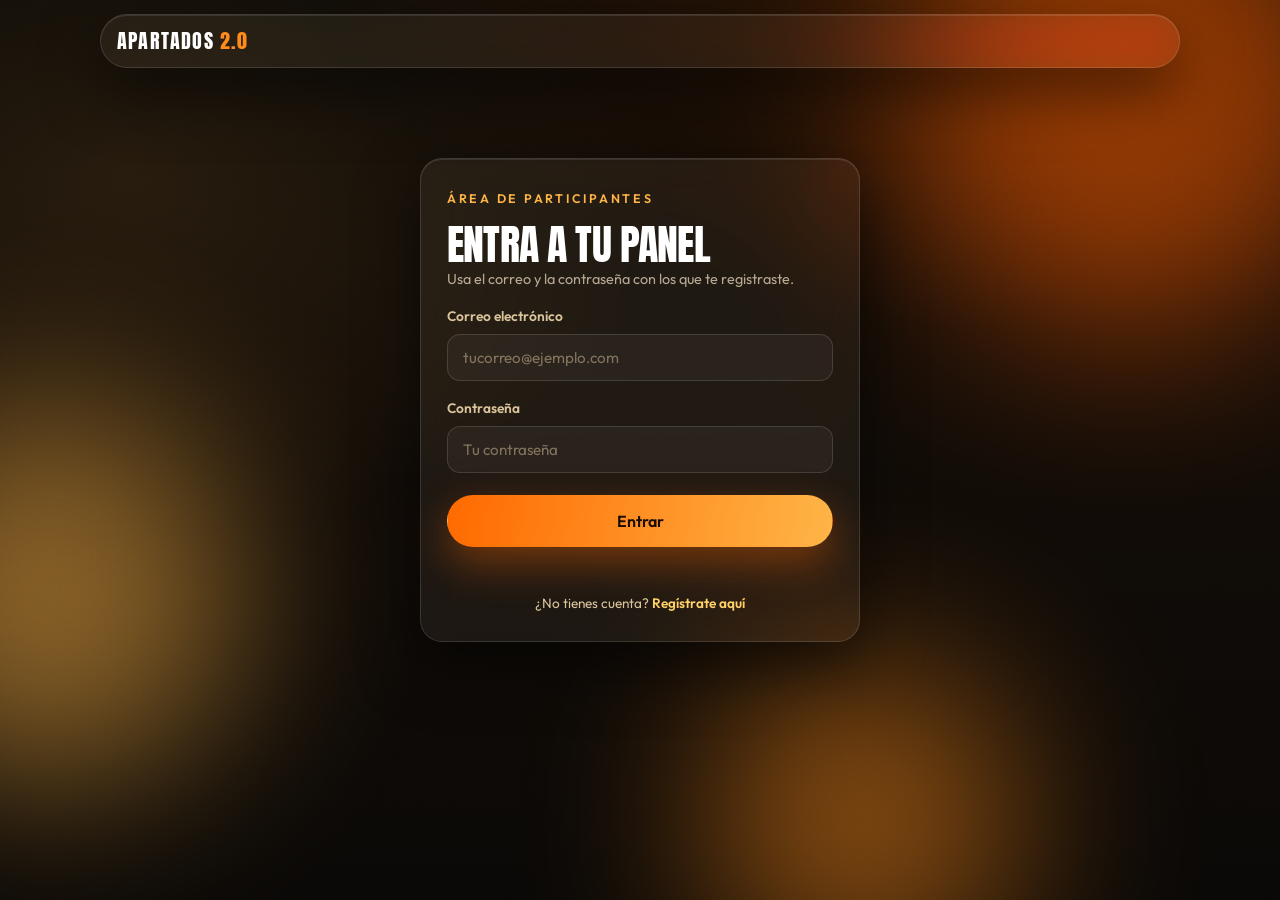
<file: admin.html>
<!DOCTYPE html>
<html lang="es">
<head>
  <meta charset="UTF-8" />
  <meta name="viewport" content="width=device-width, initial-scale=1.0" />
  <title>Organizadores · Apartados 2.0</title>
  <meta name="robots" content="noindex" />
  <link rel="preconnect" href="https://fonts.googleapis.com" />
  <link rel="preconnect" href="https://fonts.gstatic.com" crossorigin />
  <link href="https://fonts.googleapis.com/css2?family=Anton&family=Outfit:wght@300;400;500;600;700;800&display=swap" rel="stylesheet" />
  <link rel="stylesheet" href="styles.css" />
  <link rel="stylesheet" href="panel.css" />
  <link rel="stylesheet" href="admin.css" />
  <link rel="icon" href="https://commons.wikimedia.org/wiki/Special:FilePath/Seventh-day%20Adventist%20Church%20logo%20in%20Spanish.png" />
</head>
<body>
  <div class="glow" aria-hidden="true">
    <span class="orb orb--1"></span>
    <span class="orb orb--2"></span>
    <span class="orb orb--3"></span>
    <div class="grain"></div>
  </div>

  <header class="panel-top glass">
    <a class="nav__brand" href="panel.html">
      <span class="nav__name">APARTADOS <em>2.0</em></span>
    </a>
    <div class="panel-top__right">
      <span class="panel-top__email" id="userEmail"></span>
      <button class="btn btn--ghost btn--sm" id="logoutBtn" hidden>Salir</button>
      <button class="panel-burger" id="panelBurger" aria-label="Abrir menú" aria-expanded="false">
        <span></span><span></span><span></span>
      </button>
    </div>
  </header>

  <main class="admin-main">
    <section class="panel-loading" id="viewLoading">
      <div class="spinner" aria-hidden="true"></div>
      <p>Cargando panel de organizadores…</p>
    </section>

    <section id="viewDenied" hidden>
      <div class="panel-card glass panel-card--narrow">
        <p class="eyebrow">Acceso restringido</p>
        <h1>Sin permisos</h1>
        <p class="panel-muted">Esta sección es solo para organizadores.</p>
        <a class="btn btn--primary" href="panel.html">Volver a mi panel</a>
      </div>
    </section>

    <section id="viewAdmin" hidden>
      <div class="admin-head">
        <div>
          <p class="eyebrow" id="adminRole"></p>
          <h1>Panel de organizadores</h1>
        </div>
      </div>

      <nav class="admin-tabs" id="adminTabs">
        <button type="button" data-tab="resumen" class="active">Resumen</button>
        <button type="button" data-tab="pagos">Pagos <span class="tab-badge" id="tabPagos" hidden>0</span></button>
        <button type="button" data-tab="participantes">Participantes</button>
        <button type="button" data-tab="comidas">Comidas</button>
        <button type="button" data-tab="staff">Staff</button>
        <button type="button" data-tab="equipos">Equipos</button>
        <button type="button" data-tab="habitaciones">Habitaciones</button>
        <button type="button" data-tab="ajustes">Ajustes</button>
      </nav>

      <!-- Resumen -->
      <div class="admin-panel" id="tab-resumen">
        <div class="stat-grid" id="statGrid"></div>

        <section class="finance glass" id="financeBlock" hidden>
          <header class="finance__head">
            <h3>Finanzas <span class="badge">Solo lectura</span></h3>
            <p class="panel-muted">Control de cómo van las inscripciones y las cobranzas.</p>
          </header>
          <div class="finance-grid" id="financeGrid"></div>
          <p class="panel-muted finance__note">
            Montos según lo registrado en cada comprobante. La verificación de pagos se hace en la pestaña
            <strong>Pagos</strong>.
          </p>
        </section>
      </div>

      <!-- Pagos -->
      <div class="admin-panel" id="tab-pagos" hidden>
        <div class="admin-toolbar">
          <div class="field field--inline">
            <label for="filtroPagos">Filtrar</label>
            <select id="filtroPagos">
              <option value="">Todos</option>
              <option value="en_revision" selected>Por verificar</option>
              <option value="aprobado">Verificados</option>
              <option value="rechazado">Rechazados</option>
            </select>
          </div>
        </div>
        <div class="pagos-list" id="adminPagosList"></div>
      </div>

      <!-- Participantes -->
      <div class="admin-panel" id="tab-participantes" hidden>
        <div class="admin-toolbar">
          <div class="field field--inline">
            <label for="buscarParticipante">Buscar</label>
            <input id="buscarParticipante" type="search" placeholder="Nombre o correo" />
          </div>
          <span class="admin-count" id="participantesCount"></span>
        </div>
        <div class="ficha-selector glass" id="fichaSelector" hidden>
          <label for="fichaSelect">Ver ficha de un participante</label>
          <select id="fichaSelect"><option value="">Elegir participante…</option></select>
        </div>
        <div class="admin-people" id="adminPeople"></div>
      </div>

      <!-- Comidas -->
      <div class="admin-panel" id="tab-comidas" hidden>
        <p class="panel-muted">
          Control de comidas escaneadas con el QR. Aquí ves <strong>quiénes comieron y quiénes no</strong>.
          El registro lo hace el <strong>lector</strong> desde <a href="lector.html">lector.html</a>.
        </p>

        <form class="admin-add glass" id="comidaForm" hidden>
          <div class="field"><label>Nombre</label><input id="comidaNombre" type="text" placeholder="Desayuno" required /></div>
          <div class="field"><label>Día</label><input id="comidaDia" type="date" required /></div>
          <div class="field"><label>Orden</label><input id="comidaOrden" type="number" min="0" value="0" /></div>
          <button type="submit" class="btn btn--primary">Agregar comida</button>
          <p class="form-note" id="comidaNote" role="status"></p>
        </form>

        <div class="admin-list" id="adminComidas"></div>
      </div>

      <!-- Staff -->
      <div class="admin-panel" id="tab-staff" hidden>
        <p class="panel-muted">
          Designa quién forma parte del staff. Como <strong>master</strong> puedes nombrar otros
          organizadores (<em>admin</em>) e incluso otros <em>master</em>, para que el equipo no
          dependa de una sola persona.
        </p>
        <div class="admin-toolbar">
          <div class="field field--inline">
            <label for="buscarStaff">Buscar</label>
            <input id="buscarStaff" type="search" placeholder="Nombre o correo" />
          </div>
          <span class="admin-count" id="staffCount"></span>
        </div>
        <div class="admin-people" id="adminStaff"></div>
      </div>

      <!-- Equipos -->
      <div class="admin-panel" id="tab-equipos" hidden>
        <form class="admin-add glass" id="equipoForm">
          <div class="field"><label>Nombre</label><input id="equipoNombre" type="text" placeholder="Equipo Naranja" required /></div>
          <div class="field"><label>Color</label><input id="equipoColor" type="color" value="#ff6a00" required /></div>
          <div class="field"><label>Cupo (0 = sin límite)</label><input id="equipoCupo" type="number" min="0" value="0" /></div>
          <div class="field"><label>Orden</label><input id="equipoOrden" type="number" min="0" value="0" /></div>
          <button type="submit" class="btn btn--primary">Agregar equipo</button>
          <p class="form-note" id="equipoNote" role="status"></p>
        </form>
        <div class="admin-list" id="adminEquipos"></div>
      </div>

      <!-- Habitaciones -->
      <div class="admin-panel" id="tab-habitaciones" hidden>
        <form class="admin-add glass" id="habitacionForm">
          <div class="field"><label>Nombre</label><input id="habitacionNombre" type="text" placeholder="Cabaña 1" required /></div>
          <div class="field"><label>Cupo</label><input id="habitacionCupo" type="number" min="1" value="4" required /></div>
          <button type="submit" class="btn btn--primary">Agregar habitación</button>
          <p class="form-note" id="habitacionNote" role="status"></p>
        </form>
        <div class="admin-list" id="adminHabitaciones"></div>
      </div>

      <!-- Ajustes / datos bancarios -->
      <div class="admin-panel" id="tab-ajustes" hidden>
        <p class="panel-muted">
          Estos datos bancarios verán <strong>todos los participantes</strong> en su sección de pagos.
        </p>
        <form class="ajustes-form glass" id="bancoForm">
          <h3 class="ajustes-sub">Tasa y montos del aporte</h3>
          <p class="ajustes-hint">
            Los cambios se guardan con el botón <strong>Guardar ajustes</strong> al final. Al guardar la
            tasa, todos los participantes verán el monto en bolívares actualizado.
          </p>
          <div class="grid-2">
            <div class="field"><label>Tasa del dólar (Bs por $1)</label><input id="tasaDolar" type="number" min="0" step="0.01" placeholder="Ej: 50,00" /></div>
            <div class="field"><label>Actualizada</label><input id="tasaInfo" type="text" disabled /></div>
          </div>
          <div class="grid-2">
            <div class="field"><label>Parte 1 (USD)</label><input id="parte1Usd" type="number" min="0" step="0.01" value="20" /></div>
            <div class="field"><label>Parte 2 (USD)</label><input id="parte2Usd" type="number" min="0" step="0.01" value="15" /></div>
          </div>

          <div class="grid-2">
            <div class="field"><label>Parte 1 · desde</label><input id="pago1Desde" type="date" /></div>
            <div class="field"><label>Parte 1 · hasta</label><input id="pago1Hasta" type="date" /></div>
          </div>
          <div class="grid-2">
            <div class="field"><label>Parte 2 · desde</label><input id="pago2Desde" type="date" /></div>
            <div class="field"><label>Parte 2 · hasta</label><input id="pago2Hasta" type="date" /></div>
          </div>

          <h3 class="ajustes-sub">Transferencia</h3>
          <div class="grid-2">
            <div class="field"><label>Banco</label><input id="bkBanco" type="text" placeholder="Banesco" /></div>
            <div class="field"><label>Titular</label><input id="bkTitular" type="text" placeholder="Nombre del titular" /></div>
          </div>
          <div class="grid-2">
            <div class="field"><label>Documento / RIF</label><input id="bkDocumento" type="text" placeholder="V-00000000" /></div>
            <div class="field"><label>Tipo de cuenta</label><input id="bkTipo" type="text" placeholder="Ahorro / Corriente" /></div>
          </div>
          <div class="field"><label>Número de cuenta</label><input id="bkCuenta" type="text" placeholder="0102-0000-00-0000000000" /></div>

          <h3 class="ajustes-sub">Pago móvil</h3>
          <div class="grid-2">
            <div class="field"><label>Banco</label><input id="pmBanco" type="text" placeholder="Banesco" /></div>
            <div class="field"><label>Teléfono</label><input id="pmTelefono" type="text" placeholder="0414-0000000" /></div>
          </div>
          <div class="field"><label>Documento</label><input id="pmDocumento" type="text" placeholder="V-00000000" /></div>

          <div class="field">
            <label>Instrucciones adicionales (opcional)</label>
            <textarea id="bkInstrucciones" rows="2" placeholder="Ej: enviar comprobante por Telegram"></textarea>
          </div>

          <button type="submit" class="btn btn--primary">Guardar ajustes</button>
          <p class="form-note" id="bancoNote" role="status"></p>
        </form>
      </div>
    </section>
  </main>

  <div class="modal-overlay" id="fichaOverlay" hidden>
    <div class="modal glass" role="dialog" aria-modal="true" aria-labelledby="fichaNombre">
      <button class="modal__close" id="fichaClose" aria-label="Cerrar">&times;</button>
      <div class="modal__body" id="fichaBody"></div>
    </div>
  </div>

  <div class="lightbox" id="lightbox" hidden>
    <button class="lightbox__close" id="lightboxClose" aria-label="Cerrar">&times;</button>
    <img id="lightboxImg" alt="Foto ampliada" />
  </div>

  <script src="config.js"></script>
  <script src="analytics.js"></script>
  <script src="vendor/supabase-js.js"></script>
  <script src="session-guard.js"></script>
  <script src="admin.js"></script>
</body>
</html>
</file>
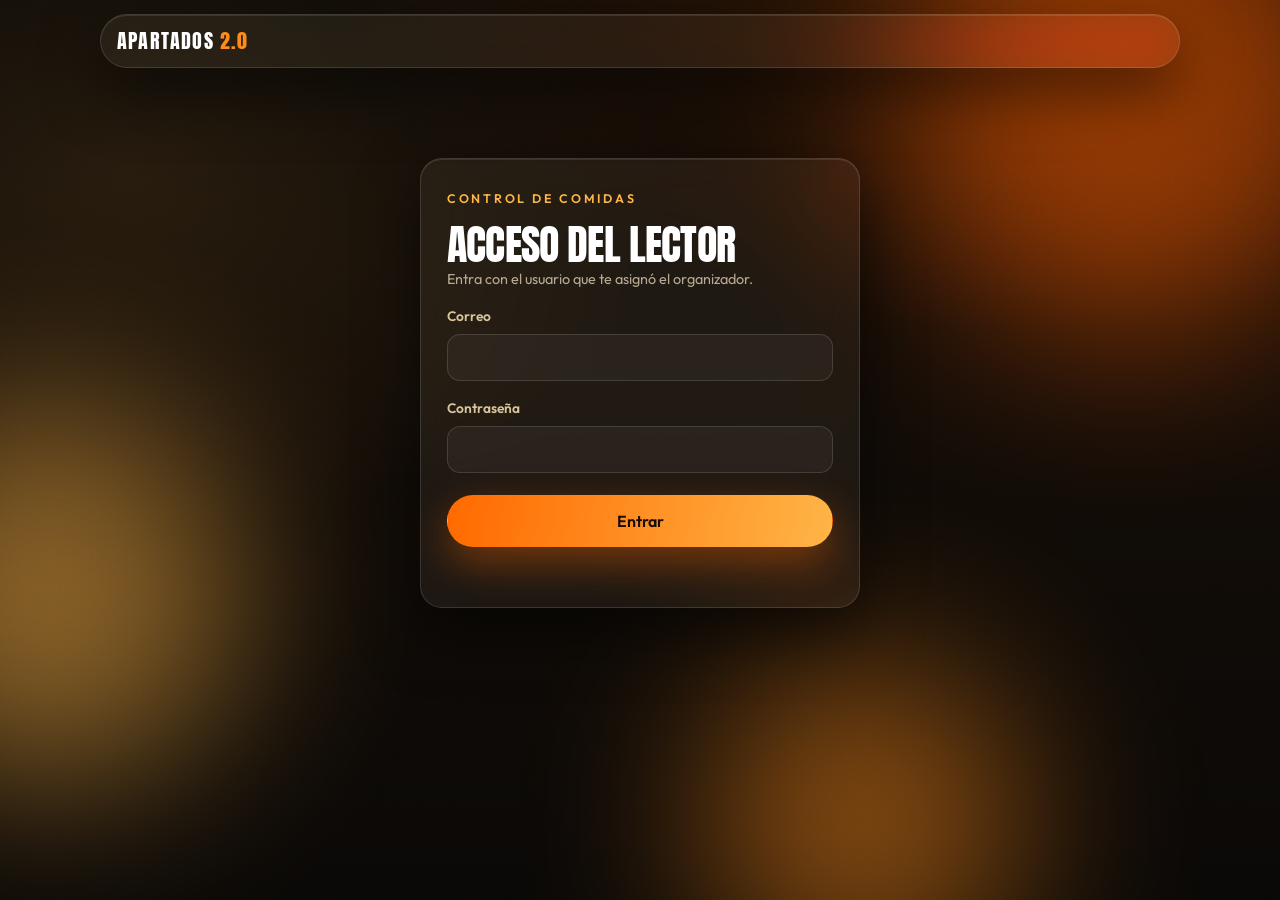
<file: lector.html>
<!DOCTYPE html>
<html lang="es">
<head>
  <meta charset="UTF-8" />
  <meta name="viewport" content="width=device-width, initial-scale=1.0, viewport-fit=cover" />
  <title>Lector de QR · Apartados 2.0</title>
  <meta name="robots" content="noindex" />
  <link rel="preconnect" href="https://fonts.googleapis.com" />
  <link rel="preconnect" href="https://fonts.gstatic.com" crossorigin />
  <link href="https://fonts.googleapis.com/css2?family=Anton&family=Outfit:wght@300;400;500;600;700;800&display=swap" rel="stylesheet" />
  <link rel="stylesheet" href="styles.css" />
  <link rel="stylesheet" href="panel.css" />
  <link rel="stylesheet" href="lector.css" />
  <link rel="icon" href="https://commons.wikimedia.org/wiki/Special:FilePath/Seventh-day%20Adventist%20Church%20logo%20in%20Spanish.png" />
</head>
<body class="lector-body">
  <div class="glow" aria-hidden="true">
    <span class="orb orb--1"></span>
    <span class="orb orb--2"></span>
    <span class="orb orb--3"></span>
    <div class="grain"></div>
  </div>

  <header class="panel-top glass">
    <a class="nav__brand" href="panel.html"><span class="nav__name">APARTADOS <em>2.0</em></span></a>
    <div class="panel-top__right">
      <span class="panel-top__email" id="userEmail"></span>
      <button class="btn btn--ghost btn--sm" id="logoutBtn" hidden>Salir</button>
    </div>
  </header>

  <main class="lector-main">
    <section class="panel-loading" id="viewLoading">
      <div class="spinner" aria-hidden="true"></div>
      <p>Cargando lector…</p>
    </section>

    <section id="viewLogin" hidden>
      <form class="panel-card glass panel-card--narrow" id="loginForm" novalidate>
        <p class="eyebrow">Control de comidas</p>
        <h1>Acceso del lector</h1>
        <p class="panel-muted">Entra con el usuario que te asignó el organizador.</p>
        <div class="field">
          <label for="loginEmail">Correo</label>
          <input id="loginEmail" type="email" autocomplete="email" required />
        </div>
        <div class="field">
          <label for="loginPass">Contraseña</label>
          <input id="loginPass" type="password" autocomplete="current-password" required />
        </div>
        <button type="submit" class="btn btn--primary btn--block">Entrar</button>
        <p class="form-note" id="loginNote" role="status"></p>
      </form>
    </section>

    <section id="viewDenied" hidden>
      <div class="panel-card glass panel-card--narrow">
        <p class="eyebrow">Acceso restringido</p>
        <h1>Sin permisos</h1>
        <p class="panel-muted">Este usuario no está habilitado para escanear.</p>
        <a class="btn btn--primary" href="panel.html">Volver a mi panel</a>
      </div>
    </section>

    <section id="viewLector" hidden>
      <div class="lector-head">
        <p class="eyebrow">Registro de comidas</p>
        <h1>Escanear QR</h1>
      </div>

      <div class="field lector-meal">
        <label for="mealSelect">Comida a registrar</label>
        <select id="mealSelect"></select>
      </div>
      <p class="panel-muted" id="mealHint">Elige la comida y presiona «Activar cámara».</p>

      <div class="cam-wrap" id="camWrap">
        <video id="cam" playsinline muted autoplay></video>
        <div class="cam-frame"></div>
        <div class="cam-result" id="camResult" hidden>
          <span class="cam-result__status" id="resultStatus"></span>
          <strong class="cam-result__name" id="resultName"></strong>
          <small class="cam-result__meal" id="resultMeal"></small>
        </div>
      </div>

      <div class="lector-actions">
        <button class="btn btn--primary" id="startCam">Activar cámara</button>
        <button class="btn btn--ghost" id="stopCam" hidden>Detener</button>
      </div>
      <p class="form-note" id="camNote" role="status"></p>

      <details class="lector-manual glass">
        <summary>Sin cámara: escribir el código del QR manualmente</summary>
        <div class="lector-manual__body">
          <div class="field">
            <label for="manualToken">Nombre o código</label>
            <input id="manualToken" type="text" placeholder="Pega el contenido del QR o el código" />
          </div>
          <button class="btn btn--primary btn--sm" id="manualBtn">Registrar</button>
        </div>
      </details>
    </section>
  </main>

  <script src="config.js"></script>
  <script src="analytics.js"></script>
  <script src="vendor/supabase-js.js"></script>
  <script src="vendor/jsQR.js"></script>
  <script src="session-guard.js"></script>
  <script src="lector.js"></script>
</body>
</html>
</file>
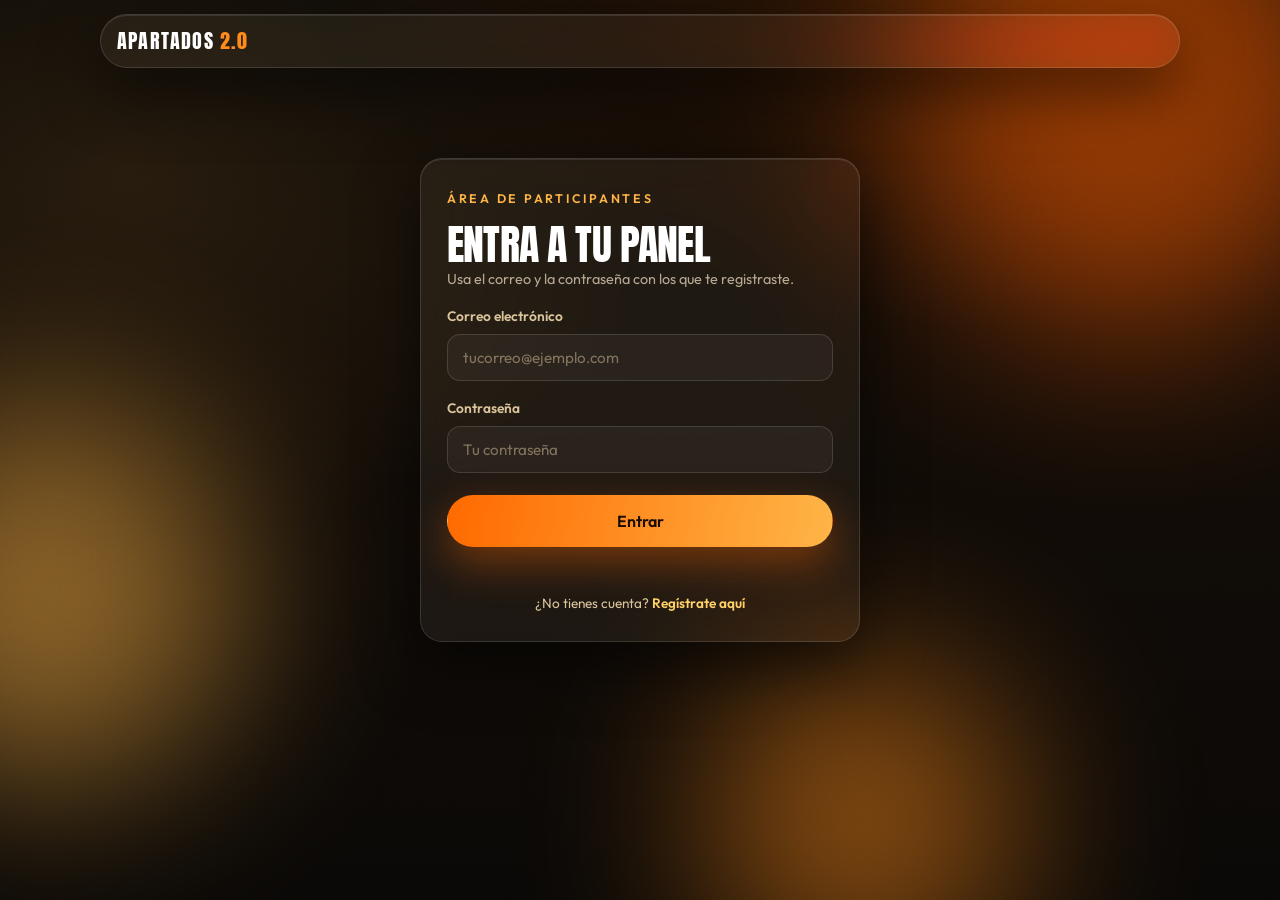
<file: panel.html>
<!DOCTYPE html>
<html lang="es">
<head>
  <meta charset="UTF-8" />
  <meta name="viewport" content="width=device-width, initial-scale=1.0" />
  <title>Mi panel · Apartados 2.0</title>
  <meta name="robots" content="noindex" />
  <link rel="preconnect" href="https://fonts.googleapis.com" />
  <link rel="preconnect" href="https://fonts.gstatic.com" crossorigin />
  <link href="https://fonts.googleapis.com/css2?family=Anton&family=Outfit:wght@300;400;500;600;700;800&display=swap" rel="stylesheet" />
  <link rel="stylesheet" href="styles.css" />
  <link rel="stylesheet" href="panel.css" />
  <link rel="icon" href="https://commons.wikimedia.org/wiki/Special:FilePath/Seventh-day%20Adventist%20Church%20logo%20in%20Spanish.png" />
</head>
<body>
  <div class="glow" aria-hidden="true">
    <span class="orb orb--1"></span>
    <span class="orb orb--2"></span>
    <span class="orb orb--3"></span>
    <div class="grain"></div>
  </div>

  <header class="panel-top glass">
    <a class="nav__brand" href="index.html">
      <span class="nav__name">APARTADOS <em>2.0</em></span>
    </a>
    <div class="panel-top__right">
      <span class="panel-top__email" id="userEmail"></span>
      <button class="btn btn--ghost btn--sm" id="logoutBtn" hidden>Salir</button>
      <button class="panel-burger" id="panelBurger" aria-label="Abrir menú" aria-expanded="false">
        <span></span><span></span><span></span>
      </button>
    </div>
  </header>

  <main class="panel-main">
    <!-- Cargando -->
    <section class="panel-view panel-loading" id="viewLoading">
      <div class="spinner" aria-hidden="true"></div>
      <p>Cargando tu panel…</p>
    </section>

    <!-- Login -->
    <section class="panel-view" id="viewLogin" hidden>
      <form class="panel-card glass panel-card--narrow" id="loginForm" novalidate>
        <p class="eyebrow">Área de participantes</p>
        <h1>Entra a tu panel</h1>
        <p class="panel-muted">Usa el correo y la contraseña con los que te registraste.</p>

        <div class="field">
          <label for="loginEmail">Correo electrónico</label>
          <input id="loginEmail" type="email" autocomplete="email" placeholder="tucorreo@ejemplo.com" required />
        </div>
        <div class="field">
          <label for="loginPass">Contraseña</label>
          <input id="loginPass" type="password" autocomplete="current-password" placeholder="Tu contraseña" required />
        </div>

        <button type="submit" class="btn btn--primary btn--block">Entrar</button>
        <p class="form-note" id="loginNote" role="status"></p>
        <p class="form-alt">¿No tienes cuenta? <a href="index.html#registro">Regístrate aquí</a></p>
      </form>
    </section>

    <!-- Panel -->
    <section class="panel-view" id="viewPanel" hidden>
      <div class="panel-hello">
        <label class="avatar" title="Cambiar mi foto">
          <img id="avatarImg" alt="Mi foto de perfil" hidden />
          <span class="avatar__initials" id="avatarInitials">?</span>
          <span class="avatar__overlay">Cambiar</span>
          <input type="file" id="avatarInput" accept="image/*" hidden />
        </label>
        <div class="panel-hello__text">
          <p class="eyebrow" id="helloRole"></p>
          <h1 id="helloName">Hola</h1>
          <p class="form-note" id="avatarNote" role="status"></p>
        </div>
      </div>

      <div class="panel-layout">
        <div class="panel-content" id="panelGrid">

          <!-- Mi información -->
          <article class="panel-card glass" id="sec-info">
            <header class="panel-card__head">
              <h2>Mi información</h2>
              <button type="button" class="btn btn--ghost btn--xs" id="btnEditarInfo" hidden>Editar</button>
            </header>

            <div class="info-photo">
              <img class="info-photo__img" id="infoPhotoImg" alt="Foto de perfil" hidden />
              <span class="info-photo__img info-photo__img--ini" id="infoPhotoIni">?</span>
              <div class="info-photo__actions">
                <div class="info-photo__btns">
                  <button type="button" class="btn btn--ghost btn--xs" id="btnCambiarFoto">Cambiar foto</button>
                  <button type="button" class="btn btn--ghost btn--xs" id="btnQuitarFoto" hidden>Quitar foto</button>
                </div>
                <p class="info-photo__hint" id="infoPhotoHint">No has subido una foto.</p>
                <p class="form-note" id="infoPhotoNote" role="status"></p>
              </div>
            </div>

            <dl class="info-list" id="infoList"></dl>

            <form class="info-form" id="infoForm" novalidate hidden>
              <div class="field">
                <label for="infoNombre">Nombre completo</label>
                <input id="infoNombre" type="text" required />
              </div>
              <div class="grid-2">
                <div class="field">
                  <label for="infoEdad">Edad</label>
                  <input id="infoEdad" type="number" min="15" />
                </div>
                <div class="field">
                  <label for="infoTelefono">Teléfono</label>
                  <input id="infoTelefono" type="tel" />
                </div>
              </div>
              <div class="field">
                <label for="infoIglesia">Iglesia / Distrito</label>
                <input id="infoIglesia" type="text" />
              </div>
              <div class="grid-2">
                <div class="field">
                  <label for="infoTalla">Talla de camiseta</label>
                  <select id="infoTalla">
                    <option value="">—</option>
                    <option>S</option><option>M</option><option>L</option>
                    <option>XL</option><option>XXL</option>
                  </select>
                </div>
                <div class="field">
                  <label for="infoEmergencia">Contacto de emergencia</label>
                  <input id="infoEmergencia" type="text" />
                </div>
              </div>
              <div class="field">
                <label for="infoNotas">Alergias / notas</label>
                <textarea id="infoNotas" rows="2"></textarea>
              </div>
              <div class="info-form__actions">
                <button type="submit" class="btn btn--primary btn--xs">Guardar cambios</button>
                <button type="button" class="btn btn--ghost btn--xs" id="btnCancelarInfo">Cancelar</button>
              </div>
              <p class="form-note" id="infoNote" role="status"></p>
            </form>
          </article>

          <!-- Mi equipo -->
          <article class="panel-card glass" id="sec-equipo">
            <header class="panel-card__head">
              <h2>Mi color y equipo</h2>
              <span class="badge" id="teamBadge">Sin elegir</span>
            </header>
            <p class="panel-muted">Elige el color de tu equipo. Un organizador lo aprobará. Los equipos definen las actividades.</p>
            <div class="team-grid" id="teamGrid"></div>
            <p class="form-note" id="teamNote" role="status"></p>
          </article>

          <!-- Mi habitación -->
          <article class="panel-card glass" id="sec-habitacion">
            <header class="panel-card__head">
              <h2>Mi habitación</h2>
            </header>
            <div class="room-box" id="roomBox"></div>
            <p class="panel-muted">La habitación la asigna el equipo organizador.</p>
          </article>

          <!-- Mi QR -->
          <article class="panel-card glass" id="sec-qr">
            <header class="panel-card__head">
              <h2>Mi QR</h2>
            </header>
            <p class="panel-muted">Muéstralo para el control de comidas. También puedes descargarlo.</p>
            <div class="qr-box" id="qrBox"></div>
            <a class="btn btn--primary btn--block" id="qrDownload" download>Descargar mi QR</a>
          </article>

          <!-- Mis pagos -->
          <article class="panel-card glass panel-card--wide" id="sec-pagos">
            <header class="panel-card__head">
              <h2>Mis pagos</h2>
              <span class="badge" id="pagosBadge">0 de 2 verificados</span>
            </header>

            <div class="pago-estado" id="pagoEstado"></div>

            <div class="banco-box glass glass--soft" id="datosBanco" hidden></div>
            <div class="fechas-box" id="fechasPago" hidden></div>
            <div class="precio-box" id="precioBox" hidden></div>

            <p class="panel-muted">
              El aporte se paga en 2 partes. Registra los datos de tu pago y sube el comprobante o captura;
              quedará como <strong>por verificar</strong> hasta que el equipo organizador lo confirme.
            </p>

            <form id="pagoForm" class="pago-form" novalidate>
              <div class="grid-2">
                <div class="field">
                  <label for="pagoParte">Parte del pago</label>
                  <select id="pagoParte">
                    <option value="1">Primera parte</option>
                    <option value="2">Segunda parte</option>
                  </select>
                </div>
                <div class="field">
                  <label for="pagoTipo">Tipo de pago</label>
                  <select id="pagoTipo">
                    <option value="pago_movil">Pago móvil</option>
                    <option value="transferencia">Transferencia</option>
                  </select>
                </div>
              </div>

              <div class="grid-2">
                <div class="field">
                  <label for="pagoBanco">Banco de origen</label>
                  <select id="pagoBanco" required></select>
                </div>
                <div class="field">
                  <label for="pagoMonto">Monto (opcional)</label>
                  <input id="pagoMonto" type="number" min="0" step="0.01" placeholder="0.00" />
                </div>
              </div>

              <div class="field">
                <label for="pagoReferencia">Referencia de la transacción</label>
                <input id="pagoReferencia" type="text" placeholder="Número de referencia" required />
              </div>

              <div class="field">
                <label for="pagoArchivo">Comprobante o captura del pago</label>
                <input id="pagoArchivo" type="file" accept="image/*,application/pdf" required />
                <small class="error"></small>
                <div class="file-preview" id="pagoPreview" hidden></div>
              </div>

              <button type="submit" class="btn btn--primary">Enviar comprobante</button>
              <p class="form-note" id="pagoNote" role="status"></p>
            </form>

            <h3 class="pagos-sub">Pagos enviados</h3>
            <div class="pagos-list" id="pagosList"></div>
          </article>

          <!-- Comunidad del retiro -->
          <article class="panel-card glass panel-card--wide" id="sec-telegram">
            <header class="panel-card__head">
              <h2>Comunidad del retiro</h2>
            </header>
            <p class="panel-muted">
              Toda la información del retiro y todas las <strong>fotos y videos</strong> se comparten en
              nuestro grupo de Telegram. Únete para no perderte nada.
            </p>
            <a class="btn btn--primary telegram-btn" href="https://t.me/apartados2" target="_blank" rel="noopener">
              <svg viewBox="0 0 24 24" width="19" height="19" fill="currentColor" aria-hidden="true">
                <path d="M21.9 4.4 18.6 20c-.2 1.1-.9 1.4-1.8.9l-5-3.7-2.4 2.3c-.3.3-.5.5-1 .5l.3-4.9L18 6.9c.4-.3-.1-.5-.6-.2L6.9 13.3l-4.7-1.5c-1-.3-1-1 .2-1.5l18.4-7.1c.8-.3 1.6.2 1.1 1.2z"/>
              </svg>
              Únete al grupo de Telegram
            </a>
          </article>

          <!-- Mi cuenta -->
          <article class="panel-card glass panel-card--wide" id="sec-password">
            <header class="panel-card__head">
              <h2>Mi cuenta</h2>
            </header>

            <div class="account-block" id="bloqueCorreo" hidden>
              <h3 class="account-sub">Correo electrónico</h3>
              <p class="panel-muted">Correo actual: <strong id="correoActual">—</strong></p>
              <form id="correoForm" class="pass-form" novalidate>
                <div class="field">
                  <label for="nuevoCorreo">Nuevo correo</label>
                  <input id="nuevoCorreo" type="email" placeholder="tucorreo@ejemplo.com" required autocomplete="email" />
                </div>
                <button type="submit" class="btn btn--primary">Actualizar correo</button>
                <p class="form-note" id="correoNote" role="status"></p>
              </form>
            </div>

            <h3 class="account-sub">Contraseña</h3>
            <form id="passForm" class="pass-form" novalidate>
              <div class="field">
                <label for="newPass">Nueva contraseña</label>
                <input id="newPass" type="password" autocomplete="new-password" placeholder="Mínimo 8 caracteres" required />
              </div>
              <div class="field">
                <label for="newPass2">Repite la contraseña</label>
                <input id="newPass2" type="password" autocomplete="new-password" placeholder="Repite la contraseña" required />
              </div>
              <button type="submit" class="btn btn--primary">Actualizar contraseña</button>
              <p class="form-note" id="passNote" role="status"></p>
            </form>
          </article>

          <!-- Acceso organizadores -->
          <article class="panel-card glass panel-card--wide" id="sec-organizadores" hidden>
            <header class="panel-card__head">
              <h2>Panel de organizadores</h2>
            </header>
            <p class="panel-muted" id="staffText"></p>
            <a class="btn btn--primary" href="admin.html">Ir al panel de organizadores</a>
          </article>
        </div>

        <!-- Menú lateral -->
        <aside class="panel-side glass" id="panelSide" aria-label="Secciones del panel">
          <nav class="panel-side__nav">
            <a href="#sec-info" data-target="sec-info"><span class="dot"></span>Mi información</a>
            <a href="#sec-equipo" data-target="sec-equipo" id="sideEquipo"><span class="dot"></span>Mi color y equipo</a>
            <a href="#sec-habitacion" data-target="sec-habitacion"><span class="dot"></span>Mi habitación</a>
            <a href="#sec-qr" data-target="sec-qr"><span class="dot"></span>Mi QR</a>
            <a href="#sec-pagos" data-target="sec-pagos"><span class="dot"></span>Mis pagos</a>
            <a href="#sec-telegram" data-target="sec-telegram"><span class="dot"></span>Telegram</a>
            <a href="#sec-password" data-target="sec-password"><span class="dot"></span>Mi cuenta</a>
            <a href="#sec-organizadores" data-target="sec-organizadores" id="sideStaff" hidden><span class="dot"></span>Organizadores</a>
          </nav>
        </aside>
      </div>
    </section>
  </main>

  <div class="panel-overlay" id="panelOverlay" hidden></div>

  <script src="config.js"></script>
  <script src="analytics.js"></script>
  <script src="vendor/supabase-js.js"></script>
  <script src="vendor/qrcode-generator.js"></script>
  <script src="session-guard.js"></script>
  <script src="panel.js"></script>
</body>
</html>
</file>
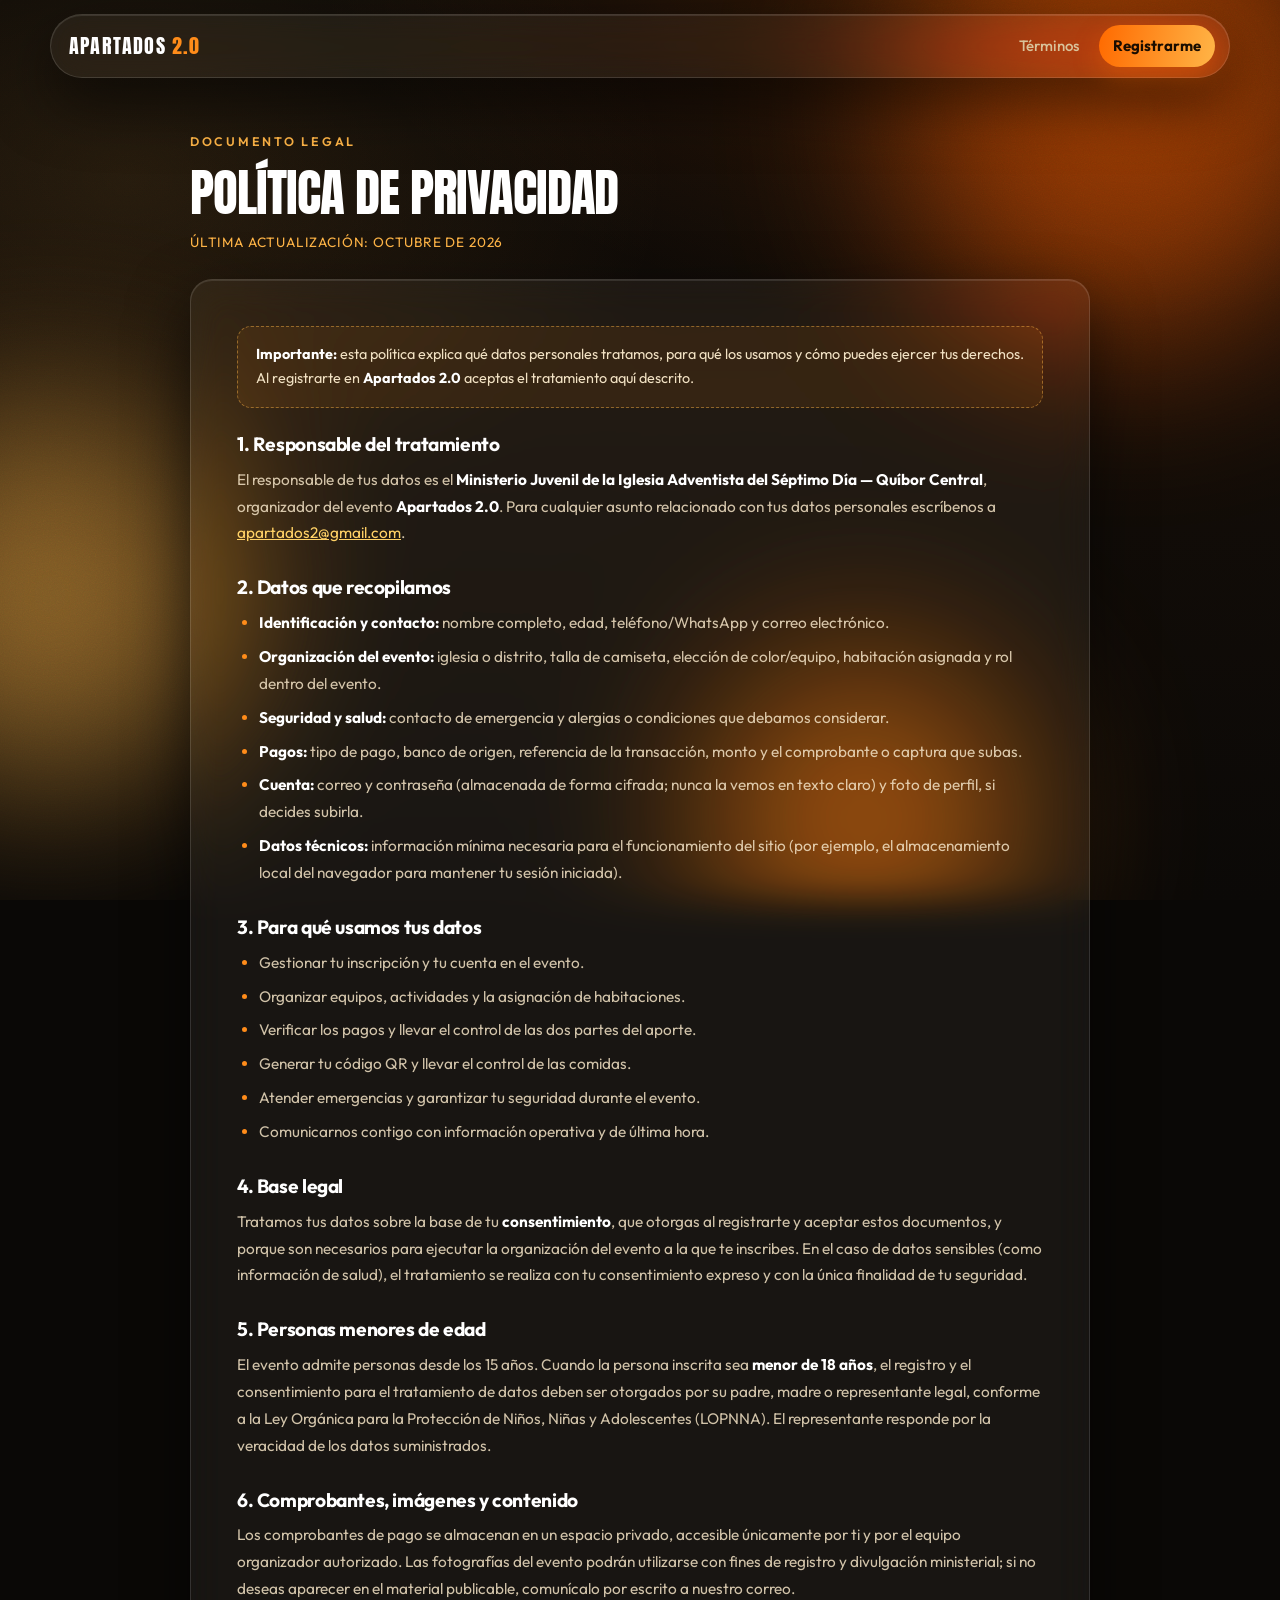
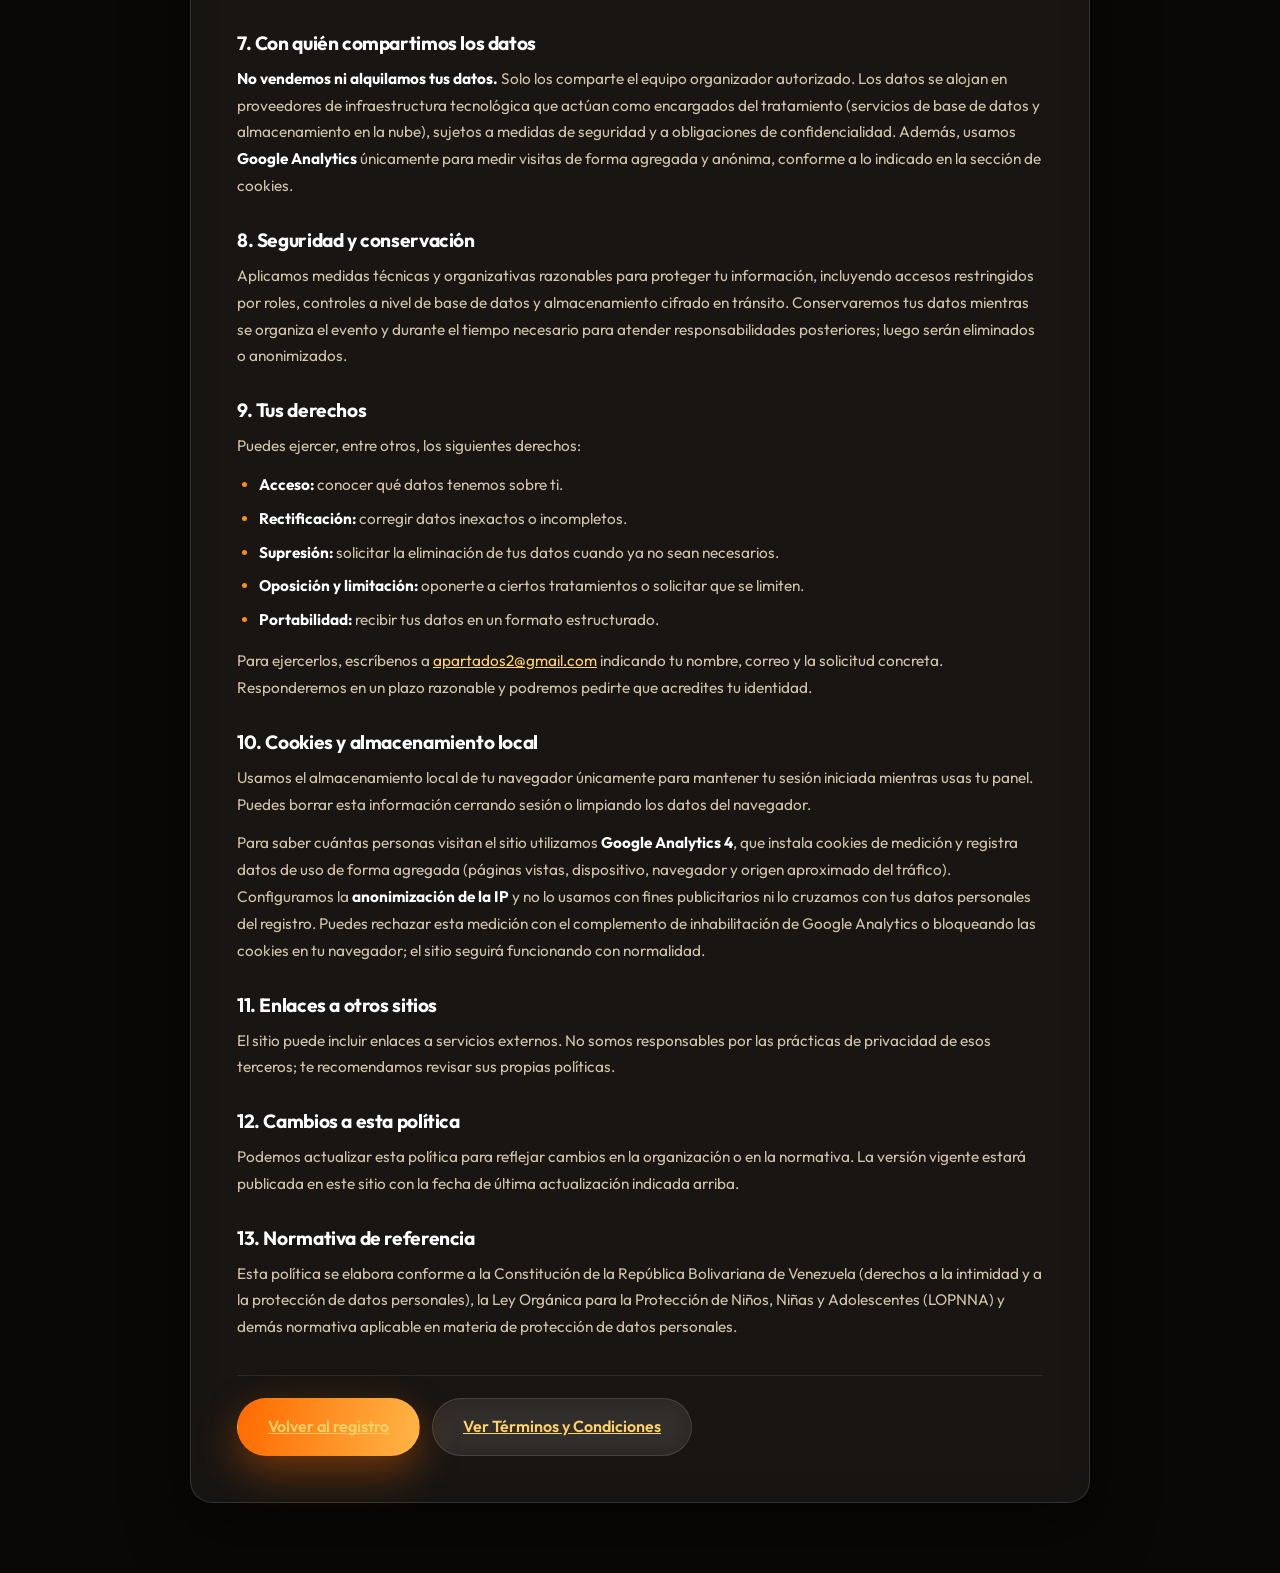
<file: privacidad.html>
<!DOCTYPE html>
<html lang="es">
<head>
  <meta charset="UTF-8" />
  <meta name="viewport" content="width=device-width, initial-scale=1.0" />
  <title>Política de Privacidad · Apartados 2.0</title>
  <meta name="robots" content="noindex" />
  <link rel="preconnect" href="https://fonts.googleapis.com" />
  <link rel="preconnect" href="https://fonts.gstatic.com" crossorigin />
  <link href="https://fonts.googleapis.com/css2?family=Anton&family=Outfit:wght@300;400;500;600;700;800&display=swap" rel="stylesheet" />
  <link rel="stylesheet" href="styles.css" />
  <link rel="stylesheet" href="legal.css" />
  <link rel="icon" href="https://commons.wikimedia.org/wiki/Special:FilePath/Seventh-day%20Adventist%20Church%20logo%20in%20Spanish.png" />
</head>
<body>
  <div class="glow" aria-hidden="true">
    <span class="orb orb--1"></span>
    <span class="orb orb--2"></span>
    <span class="orb orb--3"></span>
    <div class="grain"></div>
  </div>

  <header class="nav glass">
    <a class="nav__brand" href="index.html">
      <span class="nav__name">APARTADOS <em>2.0</em></span>
    </a>
    <nav class="nav__links nav__links--static">
      <a href="terminos.html">Términos</a>
      <a href="index.html#registro" class="nav__cta">Registrarme</a>
    </nav>
  </header>

  <main class="legal-main">
    <div class="legal-head">
      <p class="eyebrow">Documento legal</p>
      <h1>Política de Privacidad</h1>
      <p class="legal-updated">Última actualización: octubre de 2026</p>
    </div>

    <article class="legal-card glass">
      <div class="legal-notice">
        <strong>Importante:</strong> esta política explica qué datos personales tratamos, para qué los
        usamos y cómo puedes ejercer tus derechos. Al registrarte en <strong>Apartados 2.0</strong>
        aceptas el tratamiento aquí descrito.
      </div>

      <h2>1. Responsable del tratamiento</h2>
      <p>
        El responsable de tus datos es el
        <strong>Ministerio Juvenil de la Iglesia Adventista del Séptimo Día — Quíbor Central</strong>,
        organizador del evento <strong>Apartados 2.0</strong>. Para cualquier asunto relacionado con tus
        datos personales escríbenos a
        <a href="mailto:apartados2@gmail.com">apartados2@gmail.com</a>.
      </p>

      <h2>2. Datos que recopilamos</h2>
      <ul>
        <li><strong>Identificación y contacto:</strong> nombre completo, edad, teléfono/WhatsApp y correo electrónico.</li>
        <li><strong>Organización del evento:</strong> iglesia o distrito, talla de camiseta, elección de color/equipo,
            habitación asignada y rol dentro del evento.</li>
        <li><strong>Seguridad y salud:</strong> contacto de emergencia y alergias o condiciones que debamos considerar.</li>
        <li><strong>Pagos:</strong> tipo de pago, banco de origen, referencia de la transacción, monto y el
            comprobante o captura que subas.</li>
        <li><strong>Cuenta:</strong> correo y contraseña (almacenada de forma cifrada; nunca la vemos en texto claro)
            y foto de perfil, si decides subirla.</li>
        <li><strong>Datos técnicos:</strong> información mínima necesaria para el funcionamiento del sitio
            (por ejemplo, el almacenamiento local del navegador para mantener tu sesión iniciada).</li>
      </ul>

      <h2>3. Para qué usamos tus datos</h2>
      <ul>
        <li>Gestionar tu inscripción y tu cuenta en el evento.</li>
        <li>Organizar equipos, actividades y la asignación de habitaciones.</li>
        <li>Verificar los pagos y llevar el control de las dos partes del aporte.</li>
        <li>Generar tu código QR y llevar el control de las comidas.</li>
        <li>Atender emergencias y garantizar tu seguridad durante el evento.</li>
        <li>Comunicarnos contigo con información operativa y de última hora.</li>
      </ul>

      <h2>4. Base legal</h2>
      <p>
        Tratamos tus datos sobre la base de tu <strong>consentimiento</strong>, que otorgas al registrarte y
        aceptar estos documentos, y porque son necesarios para ejecutar la organización del evento a la
        que te inscribes. En el caso de datos sensibles (como información de salud), el tratamiento se
        realiza con tu consentimiento expreso y con la única finalidad de tu seguridad.
      </p>

      <h2>5. Personas menores de edad</h2>
      <p>
        El evento admite personas desde los 15 años. Cuando la persona inscrita sea <strong>menor de 18
        años</strong>, el registro y el consentimiento para el tratamiento de datos deben ser otorgados por
        su padre, madre o representante legal, conforme a la Ley Orgánica para la Protección de Niños,
        Niñas y Adolescentes (LOPNNA). El representante responde por la veracidad de los datos
        suministrados.
      </p>

      <h2>6. Comprobantes, imágenes y contenido</h2>
      <p>
        Los comprobantes de pago se almacenan en un espacio privado, accesible únicamente por ti y por el
        equipo organizador autorizado. Las fotografías del evento podrán utilizarse con fines de registro
        y divulgación ministerial; si no deseas aparecer en el material publicable, comunícalo por escrito
        a nuestro correo.
      </p>

      <h2>7. Con quién compartimos los datos</h2>
      <p>
        <strong>No vendemos ni alquilamos tus datos.</strong> Solo los comparte el equipo organizador
        autorizado. Los datos se alojan en proveedores de infraestructura tecnológica que actúan como
        encargados del tratamiento (servicios de base de datos y almacenamiento en la nube), sujetos a
        medidas de seguridad y a obligaciones de confidencialidad. Además, usamos
        <strong>Google Analytics</strong> únicamente para medir visitas de forma agregada y anónima,
        conforme a lo indicado en la sección de cookies.
      </p>

      <h2>8. Seguridad y conservación</h2>
      <p>
        Aplicamos medidas técnicas y organizativas razonables para proteger tu información, incluyendo
        accesos restringidos por roles, controles a nivel de base de datos y almacenamiento cifrado en
        tránsito. Conservaremos tus datos mientras se organiza el evento y durante el tiempo necesario
        para atender responsabilidades posteriores; luego serán eliminados o anonimizados.
      </p>

      <h2>9. Tus derechos</h2>
      <p>Puedes ejercer, entre otros, los siguientes derechos:</p>
      <ul>
        <li><strong>Acceso:</strong> conocer qué datos tenemos sobre ti.</li>
        <li><strong>Rectificación:</strong> corregir datos inexactos o incompletos.</li>
        <li><strong>Supresión:</strong> solicitar la eliminación de tus datos cuando ya no sean necesarios.</li>
        <li><strong>Oposición y limitación:</strong> oponerte a ciertos tratamientos o solicitar que se limiten.</li>
        <li><strong>Portabilidad:</strong> recibir tus datos en un formato estructurado.</li>
      </ul>
      <p>
        Para ejercerlos, escríbenos a
        <a href="mailto:apartados2@gmail.com">apartados2@gmail.com</a> indicando tu nombre, correo y la
        solicitud concreta. Responderemos en un plazo razonable y podremos pedirte que acredites tu
        identidad.
      </p>

      <h2>10. Cookies y almacenamiento local</h2>
      <p>
        Usamos el almacenamiento local de tu navegador únicamente para mantener tu sesión iniciada
        mientras usas tu panel. Puedes borrar esta información cerrando sesión o limpiando los datos
        del navegador.
      </p>
      <p>
        Para saber cuántas personas visitan el sitio utilizamos <strong>Google Analytics 4</strong>, que
        instala cookies de medición y registra datos de uso de forma agregada (páginas vistas,
        dispositivo, navegador y origen aproximado del tráfico). Configuramos la
        <strong>anonimización de la IP</strong> y no lo usamos con fines publicitarios ni lo cruzamos con
        tus datos personales del registro. Puedes rechazar esta medición con el complemento de
        inhabilitación de Google Analytics o bloqueando las cookies en tu navegador; el sitio seguirá
        funcionando con normalidad.
      </p>

      <h2>11. Enlaces a otros sitios</h2>
      <p>
        El sitio puede incluir enlaces a servicios externos. No somos responsables por las prácticas de
        privacidad de esos terceros; te recomendamos revisar sus propias políticas.
      </p>

      <h2>12. Cambios a esta política</h2>
      <p>
        Podemos actualizar esta política para reflejar cambios en la organización o en la normativa. La
        versión vigente estará publicada en este sitio con la fecha de última actualización indicada
        arriba.
      </p>

      <h2>13. Normativa de referencia</h2>
      <p>
        Esta política se elabora conforme a la Constitución de la República Bolivariana de Venezuela
        (derechos a la intimidad y a la protección de datos personales), la Ley Orgánica para la
        Protección de Niños, Niñas y Adolescentes (LOPNNA) y demás normativa aplicable en materia de
        protección de datos personales.
      </p>

      <div class="legal-actions">
        <a class="btn btn--primary" href="index.html#registro">Volver al registro</a>
        <a class="btn btn--ghost" href="terminos.html">Ver Términos y Condiciones</a>
      </div>
    </article>
  </main>

  <script src="config.js"></script>
  <script src="analytics.js"></script>
  <script>document.getElementById("year") && (document.getElementById("year").textContent = new Date().getFullYear());</script>
</body>
</html>
</file>
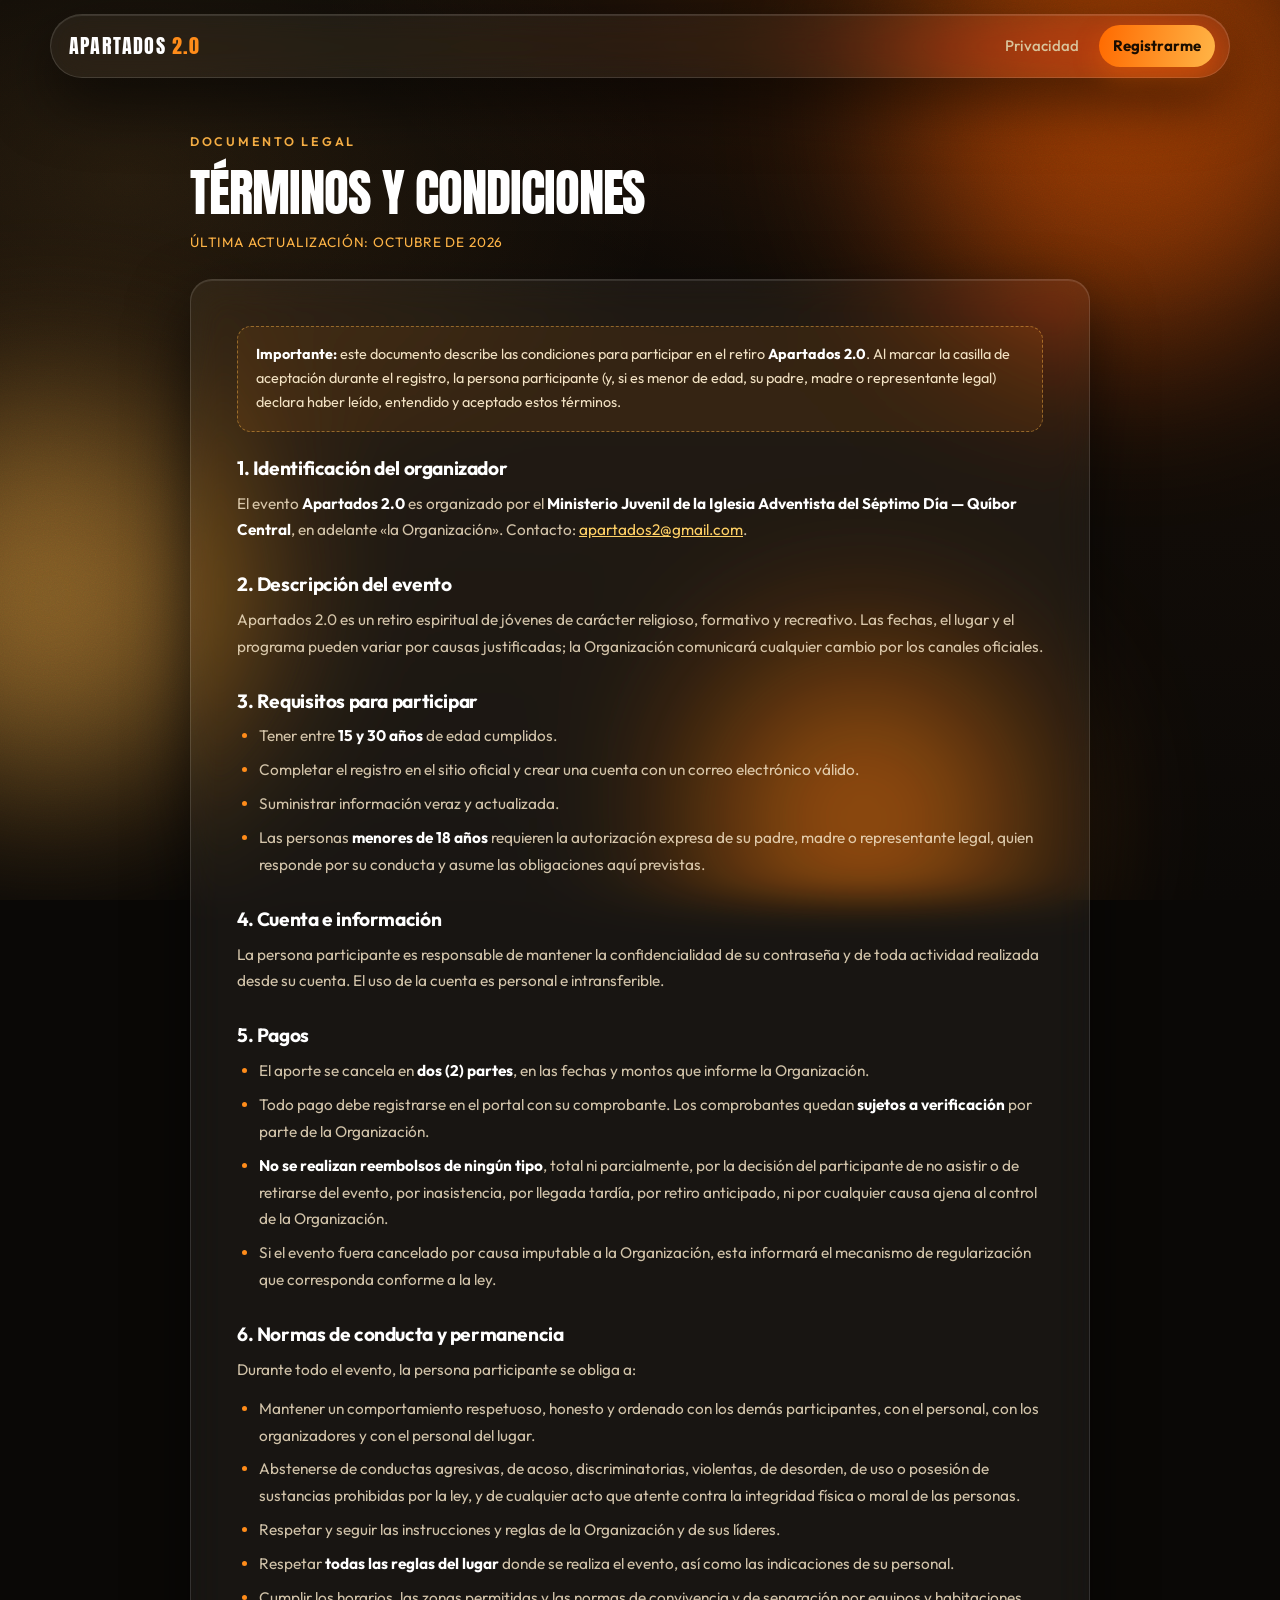
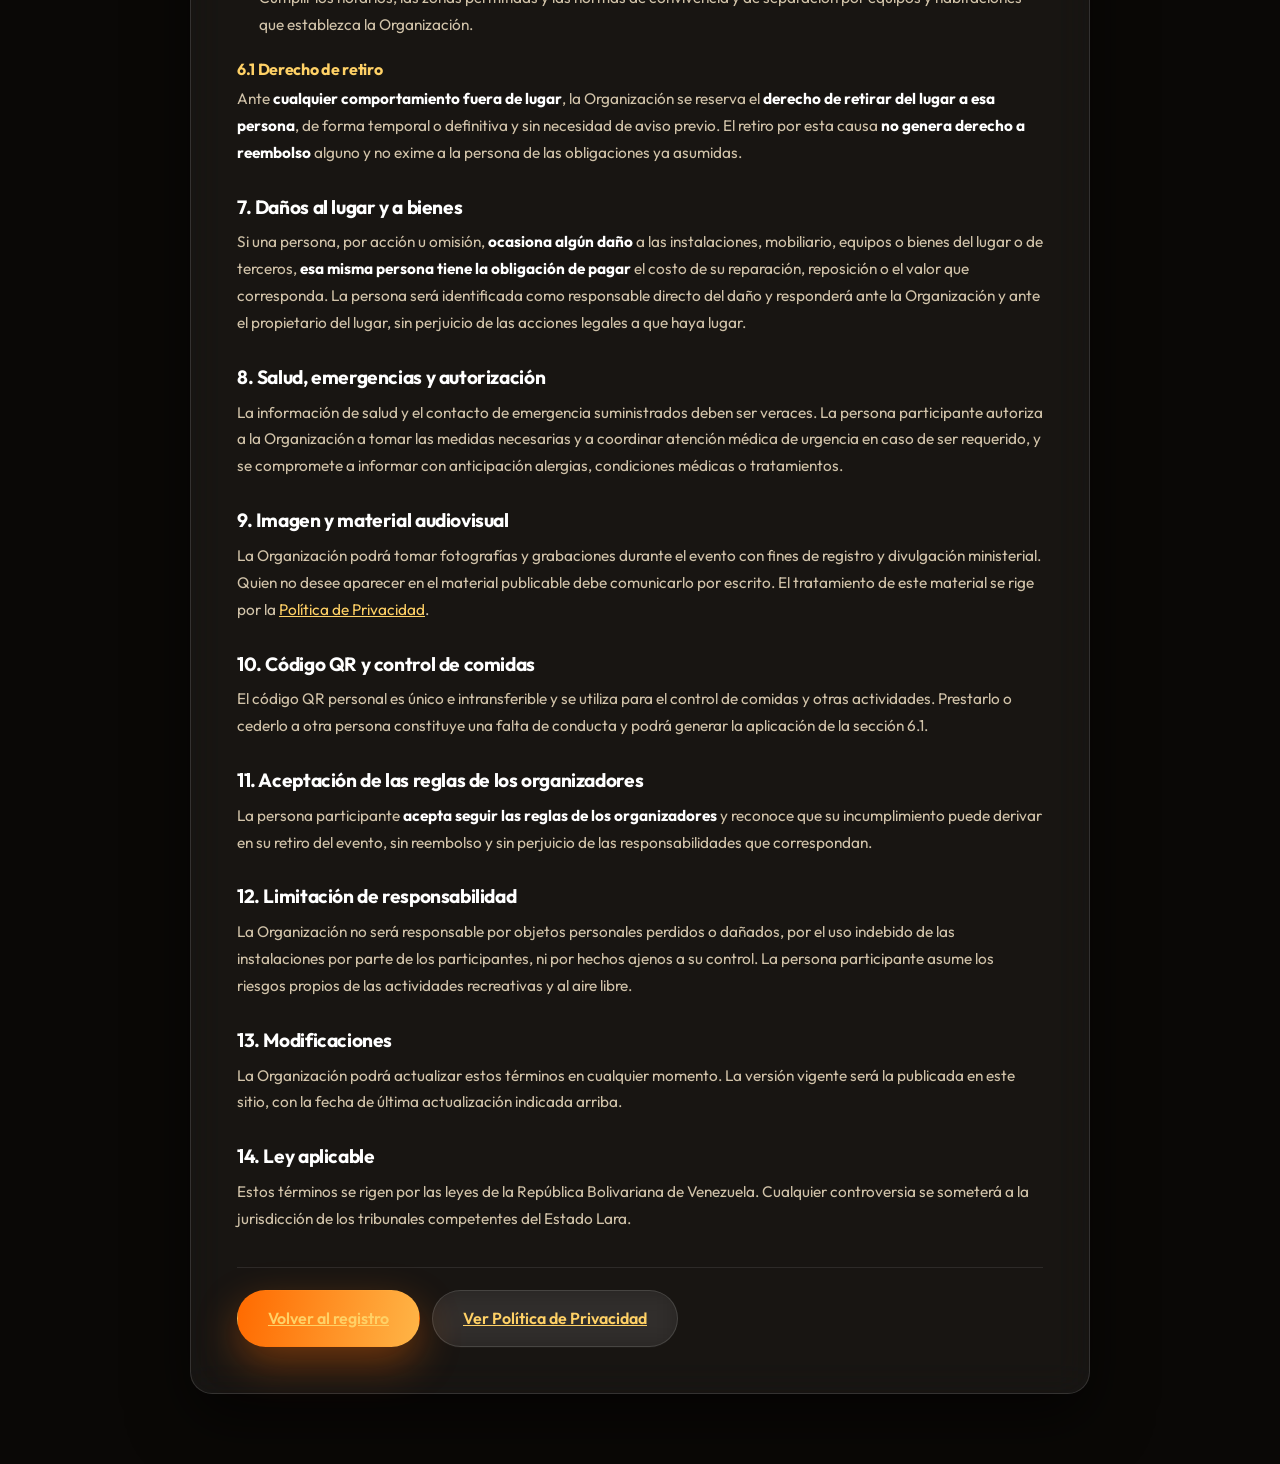
<file: terminos.html>
<!DOCTYPE html>
<html lang="es">
<head>
  <meta charset="UTF-8" />
  <meta name="viewport" content="width=device-width, initial-scale=1.0" />
  <title>Términos y Condiciones · Apartados 2.0</title>
  <meta name="robots" content="noindex" />
  <link rel="preconnect" href="https://fonts.googleapis.com" />
  <link rel="preconnect" href="https://fonts.gstatic.com" crossorigin />
  <link href="https://fonts.googleapis.com/css2?family=Anton&family=Outfit:wght@300;400;500;600;700;800&display=swap" rel="stylesheet" />
  <link rel="stylesheet" href="styles.css" />
  <link rel="stylesheet" href="legal.css" />
  <link rel="icon" href="https://commons.wikimedia.org/wiki/Special:FilePath/Seventh-day%20Adventist%20Church%20logo%20in%20Spanish.png" />
</head>
<body>
  <div class="glow" aria-hidden="true">
    <span class="orb orb--1"></span>
    <span class="orb orb--2"></span>
    <span class="orb orb--3"></span>
    <div class="grain"></div>
  </div>

  <header class="nav glass">
    <a class="nav__brand" href="index.html">
      <span class="nav__name">APARTADOS <em>2.0</em></span>
    </a>
    <nav class="nav__links nav__links--static">
      <a href="privacidad.html">Privacidad</a>
      <a href="index.html#registro" class="nav__cta">Registrarme</a>
    </nav>
  </header>

  <main class="legal-main">
    <div class="legal-head">
      <p class="eyebrow">Documento legal</p>
      <h1>Términos y Condiciones</h1>
      <p class="legal-updated">Última actualización: octubre de 2026</p>
    </div>

    <article class="legal-card glass">
      <div class="legal-notice">
        <strong>Importante:</strong> este documento describe las condiciones para participar en el retiro
        <strong>Apartados 2.0</strong>. Al marcar la casilla de aceptación durante el registro, la persona
        participante (y, si es menor de edad, su padre, madre o representante legal) declara haber leído,
        entendido y aceptado estos términos.
      </div>

      <h2>1. Identificación del organizador</h2>
      <p>
        El evento <strong>Apartados 2.0</strong> es organizado por el
        <strong>Ministerio Juvenil de la Iglesia Adventista del Séptimo Día — Quíbor Central</strong>,
        en adelante «la Organización». Contacto:
        <a href="mailto:apartados2@gmail.com">apartados2@gmail.com</a>.
      </p>

      <h2>2. Descripción del evento</h2>
      <p>
        Apartados 2.0 es un retiro espiritual de jóvenes de carácter religioso, formativo y recreativo.
        Las fechas, el lugar y el programa pueden variar por causas justificadas; la Organización
        comunicará cualquier cambio por los canales oficiales.
      </p>

      <h2>3. Requisitos para participar</h2>
      <ul>
        <li>Tener entre <strong>15 y 30 años</strong> de edad cumplidos.</li>
        <li>Completar el registro en el sitio oficial y crear una cuenta con un correo electrónico válido.</li>
        <li>Suministrar información veraz y actualizada.</li>
        <li>Las personas <strong>menores de 18 años</strong> requieren la autorización expresa de su padre,
            madre o representante legal, quien responde por su conducta y asume las obligaciones aquí previstas.</li>
      </ul>

      <h2>4. Cuenta e información</h2>
      <p>
        La persona participante es responsable de mantener la confidencialidad de su contraseña y de toda
        actividad realizada desde su cuenta. El uso de la cuenta es personal e intransferible.
      </p>

      <h2>5. Pagos</h2>
      <ul>
        <li>El aporte se cancela en <strong>dos (2) partes</strong>, en las fechas y montos que informe la Organización.</li>
        <li>Todo pago debe registrarse en el portal con su comprobante. Los comprobantes quedan
            <strong>sujetos a verificación</strong> por parte de la Organización.</li>
        <li><strong>No se realizan reembolsos de ningún tipo</strong>, total ni parcialmente, por la decisión
            del participante de no asistir o de retirarse del evento, por inasistencia, por llegada tardía,
            por retiro anticipado, ni por cualquier causa ajena al control de la Organización.</li>
        <li>Si el evento fuera cancelado por causa imputable a la Organización, esta informará el
            mecanismo de regularización que corresponda conforme a la ley.</li>
      </ul>

      <h2>6. Normas de conducta y permanencia</h2>
      <p>Durante todo el evento, la persona participante se obliga a:</p>
      <ul>
        <li>Mantener un comportamiento respetuoso, honesto y ordenado con los demás participantes, con el
            personal, con los organizadores y con el personal del lugar.</li>
        <li>Abstenerse de conductas agresivas, de acoso, discriminatorias, violentas, de desorden, de uso
            o posesión de sustancias prohibidas por la ley, y de cualquier acto que atente contra la
            integridad física o moral de las personas.</li>
        <li>Respetar y seguir las instrucciones y reglas de la Organización y de sus líderes.</li>
        <li>Respetar <strong>todas las reglas del lugar</strong> donde se realiza el evento, así como las
            indicaciones de su personal.</li>
        <li>Cumplir los horarios, las zonas permitidas y las normas de convivencia y de separación por
            equipos y habitaciones que establezca la Organización.</li>
      </ul>

      <h3>6.1 Derecho de retiro</h3>
      <p>
        Ante <strong>cualquier comportamiento fuera de lugar</strong>, la Organización se reserva el
        <strong>derecho de retirar del lugar a esa persona</strong>, de forma temporal o definitiva y sin
        necesidad de aviso previo. El retiro por esta causa <strong>no genera derecho a reembolso</strong>
        alguno y no exime a la persona de las obligaciones ya asumidas.
      </p>

      <h2>7. Daños al lugar y a bienes</h2>
      <p>
        Si una persona, por acción u omisión, <strong>ocasiona algún daño</strong> a las instalaciones,
        mobiliario, equipos o bienes del lugar o de terceros, <strong>esa misma persona tiene la obligación
        de pagar</strong> el costo de su reparación, reposición o el valor que corresponda. La persona
        será identificada como responsable directo del daño y responderá ante la Organización y ante
        el propietario del lugar, sin perjuicio de las acciones legales a que haya lugar.
      </p>

      <h2>8. Salud, emergencias y autorización</h2>
      <p>
        La información de salud y el contacto de emergencia suministrados deben ser veraces. La persona
        participante autoriza a la Organización a tomar las medidas necesarias y a coordinar atención
        médica de urgencia en caso de ser requerido, y se compromete a informar con anticipación alergias,
        condiciones médicas o tratamientos.
      </p>

      <h2>9. Imagen y material audiovisual</h2>
      <p>
        La Organización podrá tomar fotografías y grabaciones durante el evento con fines de registro y
        divulgación ministerial. Quien no desee aparecer en el material publicable debe comunicarlo por
        escrito. El tratamiento de este material se rige por la
        <a href="privacidad.html">Política de Privacidad</a>.
      </p>

      <h2>10. Código QR y control de comidas</h2>
      <p>
        El código QR personal es único e intransferible y se utiliza para el control de comidas y otras
        actividades. Prestarlo o cederlo a otra persona constituye una falta de conducta y podrá generar
        la aplicación de la sección 6.1.
      </p>

      <h2>11. Aceptación de las reglas de los organizadores</h2>
      <p>
        La persona participante <strong>acepta seguir las reglas de los organizadores</strong> y reconoce
        que su incumplimiento puede derivar en su retiro del evento, sin reembolso y sin perjuicio de las
        responsabilidades que correspondan.
      </p>

      <h2>12. Limitación de responsabilidad</h2>
      <p>
        La Organización no será responsable por objetos personales perdidos o dañados, por el uso indebido
        de las instalaciones por parte de los participantes, ni por hechos ajenos a su control. La persona
        participante asume los riesgos propios de las actividades recreativas y al aire libre.
      </p>

      <h2>13. Modificaciones</h2>
      <p>
        La Organización podrá actualizar estos términos en cualquier momento. La versión vigente será la
        publicada en este sitio, con la fecha de última actualización indicada arriba.
      </p>

      <h2>14. Ley aplicable</h2>
      <p>
        Estos términos se rigen por las leyes de la República Bolivariana de Venezuela. Cualquier
        controversia se someterá a la jurisdicción de los tribunales competentes del Estado Lara.
      </p>

      <div class="legal-actions">
        <a class="btn btn--primary" href="index.html#registro">Volver al registro</a>
        <a class="btn btn--ghost" href="privacidad.html">Ver Política de Privacidad</a>
      </div>
    </article>
  </main>

  <script src="config.js"></script>
  <script src="analytics.js"></script>
  <script>document.getElementById("year") && (document.getElementById("year").textContent = new Date().getFullYear());</script>
</body>
</html>
</file>
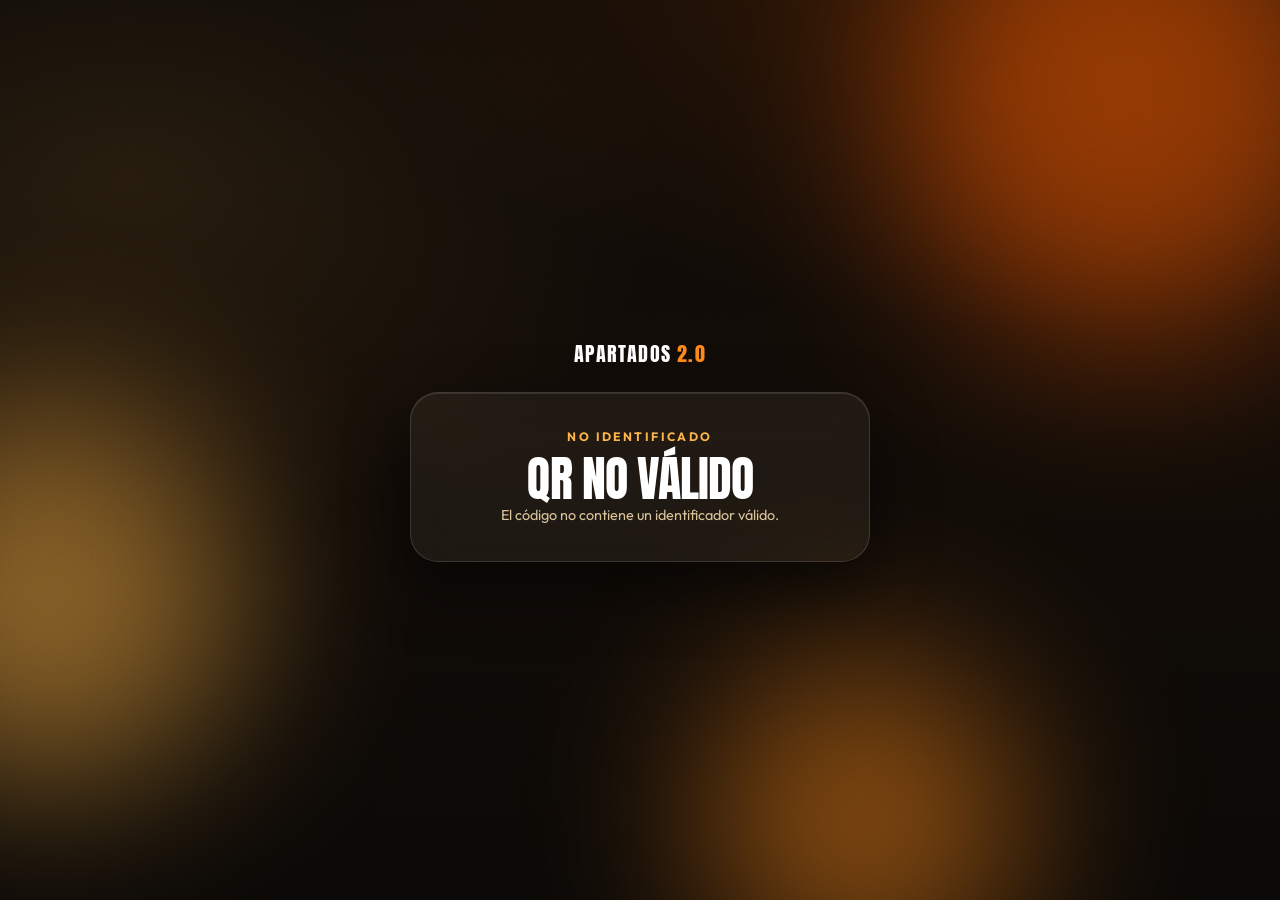
<file: verificar.html>
<!DOCTYPE html>
<html lang="es">
<head>
  <meta charset="UTF-8" />
  <meta name="viewport" content="width=device-width, initial-scale=1.0" />
  <title>Verificación · Apartados 2.0</title>
  <meta name="robots" content="noindex" />
  <link rel="preconnect" href="https://fonts.googleapis.com" />
  <link rel="preconnect" href="https://fonts.gstatic.com" crossorigin />
  <link href="https://fonts.googleapis.com/css2?family=Anton&family=Outfit:wght@300;400;500;600;700;800&display=swap" rel="stylesheet" />
  <link rel="stylesheet" href="styles.css" />
  <link rel="stylesheet" href="verificar.css" />
  <link rel="icon" href="https://commons.wikimedia.org/wiki/Special:FilePath/Seventh-day%20Adventist%20Church%20logo%20in%20Spanish.png" />
</head>
<body>
  <div class="glow" aria-hidden="true">
    <span class="orb orb--1"></span>
    <span class="orb orb--2"></span>
    <span class="orb orb--3"></span>
    <div class="grain"></div>
  </div>

  <main class="verif-main">
    <a class="nav__brand verif-brand" href="index.html">
      <span class="nav__name">APARTADOS <em>2.0</em></span>
    </a>

    <section class="verif-card glass" id="verifLoading">
      <div class="spinner" aria-hidden="true"></div>
      <p class="verif-muted">Verificando…</p>
    </section>

    <section class="verif-card glass" id="verifOk" hidden>
      <div class="verif-foto-wrap">
        <img class="verif-foto" id="verifFoto" alt="" hidden />
        <span class="verif-foto verif-foto--ini" id="verifIniciales">?</span>
      </div>
      <p class="verif-label" id="verifRol">Participante</p>
      <h1 class="verif-nombre" id="verifNombre">—</h1>
      <div class="verif-meta" id="verifMeta"></div>
    </section>

    <section class="verif-card glass" id="verifError" hidden>
      <p class="verif-label">No identificado</p>
      <h1 class="verif-nombre">QR no válido</h1>
      <p class="verif-muted" id="verifErrorMsg">No pudimos identificar este código.</p>
    </section>
  </main>

  <script src="config.js"></script>
  <script src="analytics.js"></script>
  <script src="vendor/supabase-js.js"></script>
  <script src="verificar.js"></script>
</body>
</html>
</file>
<file: styles.css>
:root {
  --bg: #0a0806;
  --bg-2: #120c07;
  --orange: #ff6a00;
  --orange-2: #ff8c1a;
  --amber: #ffb547;
  --gold: #ffd166;
  --cream: #f2e2c4;
  --cream-2: #d9c49b;
  --white: #ffffff;

  --glass-bg: rgba(255, 255, 255, 0.055);
  --glass-bg-strong: rgba(255, 255, 255, 0.09);
  --glass-border: rgba(255, 255, 255, 0.13);
  --glass-shadow: 0 24px 60px rgba(0, 0, 0, 0.55);

  --radius: 22px;
  --radius-sm: 14px;
  --max: 1180px;
  --font: "Outfit", system-ui, -apple-system, "Segoe UI", sans-serif;
  --font-display: "Anton", var(--font);
}

* { box-sizing: border-box; }

html { scroll-behavior: smooth; }

body {
  margin: 0;
  background: var(--bg);
  color: var(--cream);
  font-family: var(--font);
  line-height: 1.6;
  overflow-x: hidden;
  -webkit-font-smoothing: antialiased;
}

img { max-width: 100%; display: block; }
a { color: inherit; text-decoration: none; }
h1, h2, h3 { margin: 0; line-height: 1.08; font-weight: 700; letter-spacing: -0.02em; }
p { margin: 0; }

/* ---------- Fondo ---------- */
.glow {
  position: fixed;
  inset: 0;
  z-index: -1;
  overflow: hidden;
  background:
    radial-gradient(1200px 700px at 80% -10%, rgba(255, 106, 0, 0.18), transparent 60%),
    radial-gradient(900px 600px at 10% 20%, rgba(255, 181, 71, 0.10), transparent 60%),
    linear-gradient(180deg, var(--bg) 0%, var(--bg-2) 45%, var(--bg) 100%);
}

.orb {
  position: absolute;
  border-radius: 50%;
  filter: blur(90px);
  opacity: 0.5;
  animation: float 18s ease-in-out infinite;
}
.orb--1 { width: 460px; height: 460px; background: #ff5e00; top: -120px; right: -80px; }
.orb--2 { width: 380px; height: 380px; background: #ffb547; top: 45%; left: -140px; animation-delay: -6s; }
.orb--3 { width: 320px; height: 320px; background: #ff8c1a; bottom: -80px; right: 20%; animation-delay: -11s; }

.grain {
  position: absolute;
  inset: 0;
  opacity: 0.28;
  background-image: url("data:image/svg+xml,%3Csvg xmlns='http://www.w3.org/2000/svg' width='140' height='140'%3E%3Cfilter id='n'%3E%3CfeTurbulence type='fractalNoise' baseFrequency='0.85' numOctaves='3'/%3E%3C/filter%3E%3Crect width='140' height='140' filter='url(%23n)' opacity='0.45'/%3E%3C/svg%3E");
  mix-blend-mode: overlay;
}

@keyframes float {
  0%, 100% { transform: translate(0, 0) scale(1); }
  50% { transform: translate(-40px, 50px) scale(1.08); }
}

/* ---------- Glass ---------- */
.glass {
  background: var(--glass-bg);
  border: 1px solid var(--glass-border);
  backdrop-filter: blur(18px) saturate(140%);
  -webkit-backdrop-filter: blur(18px) saturate(140%);
  box-shadow: var(--glass-shadow), inset 0 1px 0 rgba(255, 255, 255, 0.10);
}
.glass--soft {
  background: rgba(255, 255, 255, 0.04);
  box-shadow: 0 12px 30px rgba(0, 0, 0, 0.35), inset 0 1px 0 rgba(255, 255, 255, 0.08);
}

.grad {
  background: linear-gradient(100deg, var(--gold), var(--orange), var(--amber));
  -webkit-background-clip: text;
  background-clip: text;
  color: transparent;
}

/* ---------- Nav ---------- */
.nav {
  position: fixed;
  top: 14px;
  left: 50%;
  transform: translateX(-50%);
  width: min(calc(100% - 28px), var(--max));
  z-index: 50;
  display: flex;
  align-items: center;
  justify-content: space-between;
  gap: 18px;
  padding: 10px 14px 10px 18px;
  border-radius: 999px;
  transition: padding 0.3s ease, background 0.3s ease;
}
.nav.is-scrolled { background: rgba(12, 8, 5, 0.72); }

.nav__brand { display: flex; align-items: center; gap: 10px; }
.flame-mini { width: 22px; height: 30px; display: grid; place-items: center; }
.flame-mini svg { width: 100%; height: 100%; filter: drop-shadow(0 0 10px rgba(255, 120, 0, 0.7)); }
.nav__name {
  font-family: var(--font-display);
  font-size: 1.25rem;
  letter-spacing: 0.06em;
  color: var(--white);
}
.nav__name em { color: var(--orange-2); font-style: normal; }

.nav__links { display: flex; align-items: center; gap: 6px; }
.nav__links a {
  padding: 9px 14px;
  border-radius: 999px;
  font-size: 0.94rem;
  font-weight: 500;
  color: var(--cream-2);
  transition: color 0.2s ease, background 0.2s ease;
}
.nav__links a:hover { color: var(--white); background: rgba(255, 255, 255, 0.07); }

.nav__cta {
  background: linear-gradient(100deg, var(--orange), var(--amber)) !important;
  color: #1a0d00 !important;
  font-weight: 700 !important;
  box-shadow: 0 10px 26px rgba(255, 106, 0, 0.35);
}
.nav__cta:hover { filter: brightness(1.08); }

.nav__burger {
  display: none;
  flex-direction: column;
  gap: 5px;
  width: 42px;
  height: 42px;
  align-items: center;
  justify-content: center;
  border: 1px solid var(--glass-border);
  border-radius: 50%;
  background: rgba(255, 255, 255, 0.05);
  cursor: pointer;
}
.nav__burger span {
  width: 17px;
  height: 2px;
  background: var(--cream);
  border-radius: 2px;
  transition: transform 0.25s ease, opacity 0.2s ease;
}
.nav__burger[aria-expanded="true"] span:nth-child(1) { transform: translateY(7px) rotate(45deg); }
.nav__burger[aria-expanded="true"] span:nth-child(2) { opacity: 0; }
.nav__burger[aria-expanded="true"] span:nth-child(3) { transform: translateY(-7px) rotate(-45deg); }

/* ---------- Hero ---------- */
.hero {
  position: relative;
  min-height: 100svh;
  display: grid;
  place-items: center;
  padding: 130px 22px 90px;
}
.hero__inner {
  width: min(100%, var(--max));
  display: grid;
  grid-template-columns: 0.85fr 1.15fr;
  align-items: center;
  gap: clamp(24px, 5vw, 70px);
}

.hero__logo { position: relative; display: grid; place-items: center; }
.hero__logo picture {
  position: relative;
  z-index: 1;
  display: block;
  width: min(100%, 400px);
}
.logo-aparta {
  width: 100%;
  height: auto;
  max-height: 60svh;
  object-fit: contain;
  filter: drop-shadow(0 30px 60px rgba(255, 90, 0, 0.28));
}

.eyebrow {
  display: inline-block;
  font-size: 0.78rem;
  font-weight: 600;
  letter-spacing: 0.22em;
  text-transform: uppercase;
  color: var(--amber);
  margin-bottom: 14px;
}

.hero__copy .eyebrow {
  display: block;
  text-align: center;
  line-height: 1.5;
}

.hero h1 {
  font-family: var(--font-display);
  font-weight: 400;
  font-size: clamp(2.6rem, 6vw, 4.6rem);
  text-transform: uppercase;
  color: var(--white);
  letter-spacing: 0.01em;
}

.lead {
  margin-top: 18px;
  max-width: 56ch;
  font-size: clamp(1rem, 1.6vw, 1.15rem);
  color: rgba(242, 226, 196, 0.82);
}

.hero__actions { display: flex; flex-wrap: wrap; gap: 14px; margin-top: 30px; }

.btn {
  display: inline-flex;
  align-items: center;
  justify-content: center;
  gap: 10px;
  padding: 15px 30px;
  border-radius: 999px;
  border: 1px solid transparent;
  font-family: var(--font);
  font-size: 1rem;
  font-weight: 600;
  cursor: pointer;
  transition: transform 0.2s ease, filter 0.2s ease, background 0.2s ease;
}
.btn:hover { transform: translateY(-2px); }
.btn--primary {
  background: linear-gradient(100deg, var(--orange), var(--amber));
  color: #1a0d00;
  box-shadow: 0 16px 40px rgba(255, 106, 0, 0.38);
}
.btn--primary:hover { filter: brightness(1.07); }
.btn--ghost {
  background: rgba(255, 255, 255, 0.06);
  border-color: var(--glass-border);
  color: var(--cream);
  backdrop-filter: blur(12px);
}
.btn--ghost:hover { background: rgba(255, 255, 255, 0.12); }
.btn--block { width: 100%; margin-top: 6px; }

.hero__facts {
  list-style: none;
  display: flex;
  flex-wrap: wrap;
  gap: 12px;
  padding: 0;
  margin: 38px 0 0;
}
.hero__facts li {
  border-radius: var(--radius-sm);
  padding: 14px 20px;
  min-width: 128px;
  display: flex;
  flex-direction: column;
}
.hero__facts strong {
  font-family: var(--font-display);
  font-weight: 400;
  font-size: 1.7rem;
  color: var(--white);
}
.hero__facts span { font-size: 0.82rem; color: var(--cream-2); }

.scroll-hint {
  position: absolute;
  bottom: 26px;
  left: 50%;
  transform: translateX(-50%);
  width: 26px;
  height: 44px;
  border: 1px solid rgba(255, 255, 255, 0.25);
  border-radius: 999px;
  display: grid;
  justify-items: center;
  padding-top: 8px;
}
.scroll-hint span {
  width: 4px;
  height: 8px;
  border-radius: 4px;
  background: var(--orange-2);
  animation: scrollDot 1.8s ease-in-out infinite;
}
@keyframes scrollDot {
  0% { transform: translateY(0); opacity: 1; }
  70% { transform: translateY(14px); opacity: 0; }
  100% { opacity: 0; }
}

/* ---------- Secciones ---------- */
.section {
  width: min(100% - 36px, var(--max));
  margin: 0 auto;
  padding: clamp(60px, 9vw, 110px) 0;
}
.section__head { max-width: 780px; margin-bottom: clamp(30px, 4vw, 52px); }
.section__head h2 {
  font-family: var(--font-display);
  font-weight: 400;
  font-size: clamp(2rem, 4.4vw, 3.3rem);
  text-transform: uppercase;
  color: var(--white);
}
.section__lead {
  margin-top: 16px;
  color: rgba(242, 226, 196, 0.8);
  font-size: clamp(1rem, 1.5vw, 1.1rem);
}

.cards-3, .cards-2 {
  display: grid;
  gap: 20px;
}
.cards-3 { grid-template-columns: repeat(3, 1fr); }
.cards-2 { grid-template-columns: repeat(3, 1fr); }

.card, .feature {
  border-radius: var(--radius);
  padding: 30px 26px;
  transition: transform 0.3s ease, border-color 0.3s ease, background 0.3s ease;
}
.card:hover, .feature:hover, .day:hover {
  transform: translateY(-6px);
  border-color: rgba(255, 140, 26, 0.45);
  background: var(--glass-bg-strong);
}

.card__icon {
  width: 52px;
  height: 52px;
  display: grid;
  place-items: center;
  border-radius: 16px;
  margin-bottom: 18px;
  color: var(--gold);
  background: linear-gradient(140deg, rgba(255, 106, 0, 0.28), rgba(255, 209, 102, 0.10));
  border: 1px solid rgba(255, 181, 71, 0.28);
}
.card__icon svg { width: 26px; height: 26px; }
.card h3, .feature h3 { font-size: 1.28rem; color: var(--white); margin-bottom: 10px; }
.card p, .feature p { color: rgba(242, 226, 196, 0.76); font-size: 0.97rem; }

.feature__tag {
  display: inline-block;
  font-size: 0.72rem;
  font-weight: 700;
  letter-spacing: 0.16em;
  text-transform: uppercase;
  color: var(--orange-2);
  margin-bottom: 12px;
}

/* ---------- Timeline ---------- */
.timeline { display: grid; grid-template-columns: repeat(3, 1fr); gap: 20px; }
.day { border-radius: var(--radius); padding: 26px; transition: transform 0.3s ease, border-color 0.3s ease, background 0.3s ease; }
.day header { border-bottom: 1px solid rgba(255, 255, 255, 0.09); padding-bottom: 14px; margin-bottom: 14px; }
.day h3 {
  font-family: var(--font-display);
  font-weight: 400;
  font-size: 1.7rem;
  text-transform: uppercase;
  color: var(--white);
}
.day header span { font-size: 0.85rem; color: var(--amber); }
.day ul { list-style: none; padding: 0; margin: 0; display: grid; gap: 11px; }
.day li { display: flex; gap: 12px; font-size: 0.94rem; color: rgba(242, 226, 196, 0.8); }
.day time {
  flex: none;
  min-width: 52px;
  font-weight: 700;
  color: var(--gold);
  font-variant-numeric: tabular-nums;
}

/* ---------- Registro ---------- */
.register {
  display: grid;
  grid-template-columns: 1fr 1fr;
  gap: clamp(24px, 4vw, 54px);
  align-items: start;
}
.register__info { position: relative; }
.register__info > :not(.fluid-orb) { position: relative; z-index: 1; }
.register__info h2 {
  font-family: var(--font-display);
  font-weight: 400;
  font-size: clamp(2rem, 4.4vw, 3.2rem);
  text-transform: uppercase;
  color: var(--white);
}
.register__info > p { margin-top: 16px; color: rgba(242, 226, 196, 0.8); max-width: 48ch; }
.register__details { list-style: none; padding: 0; margin: 28px 0 0; display: grid; gap: 12px; }
.register__details li {
  display: flex;
  align-items: center;
  gap: 14px;
  border-radius: var(--radius-sm);
  padding: 14px 18px;
}
.register__details .dot {
  width: 9px;
  height: 9px;
  border-radius: 50%;
  flex: none;
  background: linear-gradient(120deg, var(--orange), var(--gold));
  box-shadow: 0 0 0 4px rgba(255, 140, 26, 0.16);
}
.register__details strong { display: block; color: var(--white); font-size: 0.95rem; }
.register__details small { color: var(--cream-2); font-size: 0.86rem; }

.telegram-cta {
  display: flex;
  align-items: center;
  gap: 14px;
  margin-top: 18px;
  padding: 14px 18px;
  border-radius: var(--radius-sm);
  color: var(--cream);
  transition: transform 0.2s ease, border-color 0.2s ease;
}
.telegram-cta:hover { transform: translateY(-3px); border-color: rgba(255, 181, 71, 0.45); }
.telegram-cta svg { color: #43a5e0; flex: none; }
.telegram-cta strong { display: block; color: var(--white); font-size: 0.95rem; }
.telegram-cta small { color: var(--cream-2); font-size: 0.84rem; }

.register__card { border-radius: var(--radius); padding: clamp(24px, 3vw, 34px); }
.register__card-head {
  display: flex;
  align-items: center;
  gap: 16px;
  padding-bottom: 20px;
  margin-bottom: 22px;
  border-bottom: 1px solid rgba(255, 255, 255, 0.1);
}
.church-logo {
  width: 62px;
  height: auto;
  padding: 6px;
  border-radius: 14px;
  background: rgba(255, 255, 255, 0.92);
  box-shadow: 0 8px 22px rgba(0, 0, 0, 0.4);
}
.register__card-head h3 { font-size: 1.25rem; color: var(--white); }
.register__card-head p { font-size: 0.85rem; color: var(--amber); }

.field { display: flex; flex-direction: column; gap: 7px; margin-bottom: 16px; }
.field label { font-size: 0.86rem; font-weight: 600; color: var(--cream-2); }
.field input, .field select, .field textarea {
  width: 100%;
  padding: 13px 15px;
  border-radius: 13px;
  border: 1px solid rgba(255, 255, 255, 0.13);
  background: rgba(255, 255, 255, 0.045);
  color: var(--white);
  font-family: var(--font);
  font-size: 0.95rem;
  transition: border-color 0.2s ease, box-shadow 0.2s ease, background 0.2s ease;
}
.field textarea { resize: vertical; }
.field input::placeholder, .field textarea::placeholder { color: rgba(217, 196, 155, 0.5); }
.field input:focus, .field select:focus, .field textarea:focus {
  outline: none;
  border-color: rgba(255, 140, 26, 0.7);
  background: rgba(255, 255, 255, 0.075);
  box-shadow: 0 0 0 4px rgba(255, 106, 0, 0.15);
}
.field select option { background: #17100a; color: var(--cream); }
.field.invalid input, .field.invalid select { border-color: rgba(255, 84, 84, 0.8); }
.field .error { color: #ff9a9a; font-size: 0.78rem; min-height: 0; display: none; }
.field.invalid .error { display: block; }

.grid-2 { display: grid; grid-template-columns: 1fr 1fr; gap: 14px; }

.check {
  display: flex;
  align-items: flex-start;
  gap: 11px;
  font-size: 0.84rem;
  color: var(--cream-2);
  margin: 6px 0 4px;
  cursor: pointer;
}
.check input { width: 18px; height: 18px; accent-color: var(--orange); margin-top: 2px; flex: none; }
#aceptoError { margin-bottom: 8px; }

.form-note { margin-top: 14px; font-size: 0.88rem; font-weight: 600; color: var(--gold); min-height: 20px; }
.form-note.ok { color: #9dffb0; }
.form-note.error { color: #ff9a9a; }

.form-alt { margin-top: 12px; font-size: 0.85rem; color: var(--cream-2); text-align: center; }
.form-alt a { color: var(--gold); font-weight: 600; }
.form-alt a:hover { text-decoration: underline; }

.hp {
  position: absolute;
  left: -9999px;
  width: 1px;
  height: 1px;
  opacity: 0;
  pointer-events: none;
}

.btn[disabled] { opacity: 0.65; cursor: progress; transform: none; }

/* ---------- Footer ---------- */
.footer {
  width: min(100% - 28px, var(--max));
  margin: 20px auto 28px;
  border-radius: var(--radius);
  padding: 30px clamp(20px, 3vw, 40px);
  display: grid;
  gap: 20px;
}
.footer__brand { display: flex; align-items: center; gap: 16px; }
.footer__brand strong { display: block; color: var(--white); }
.footer__brand small { color: var(--cream-2); font-size: 0.85rem; }
.footer__verse {
  font-style: italic;
  color: rgba(242, 226, 196, 0.72);
  border-left: 2px solid rgba(255, 140, 26, 0.6);
  padding-left: 16px;
}
.footer__meta {
  display: flex;
  flex-wrap: wrap;
  gap: 8px 22px;
  align-items: center;
  font-size: 0.88rem;
  color: var(--cream-2);
  border-top: 1px solid rgba(255, 255, 255, 0.08);
  padding-top: 18px;
}
.footer__meta a:hover { color: var(--gold); }
.footer__meta span:last-child { margin-left: auto; }

.footer__credit {
  text-align: center;
  font-size: 0.82rem;
  letter-spacing: 0.08em;
  color: rgba(217, 196, 155, 0.6);
}
.footer__credit strong { color: var(--amber); letter-spacing: 0.16em; }
.footer__credit a { text-decoration: none; }
.footer__credit a:hover strong { color: var(--gold); text-decoration: underline; }

/* ---------- Fluid Orb (WebGL) ---------- */
.fluid-orb {
  position: relative;
  aspect-ratio: 1 / 1;
  border-radius: 50%;
  pointer-events: none;
  mix-blend-mode: screen;
}
.fluid-orb__canvas { width: 100%; height: 100%; display: block; }

.fluid-orb::after {
  content: "";
  position: absolute;
  inset: 0;
  border-radius: 50%;
  background: radial-gradient(circle at 50% 38%, #ffb347 0%, #ff6a00 55%, #c93c00 100%);
  mix-blend-mode: multiply;
}

.fluid-orb--fallback {
  background: radial-gradient(circle at 50% 78%, #fff 0%, #ffb547 32%, #ff6a00 62%, transparent 72%);
  filter: blur(6px);
}

.fluid-orb--hero {
  position: absolute;
  inset: 0;
  margin: auto;
  width: min(96%, 440px);
  opacity: 0.55;
  z-index: 0;
  filter: blur(9px);
  animation: orbPulse 9s ease-in-out infinite;
}
@keyframes orbPulse {
  0%, 100% { transform: scale(1); opacity: 0.46; }
  50% { transform: scale(1.06); opacity: 0.66; }
}

.fluid-orb--accent {
  position: absolute;
  top: -34px;
  right: 0;
  width: clamp(110px, 15vw, 165px);
  opacity: 0.4;
  z-index: 0;
  filter: blur(3px);
}

@media (prefers-reduced-motion: reduce) {
  .fluid-orb--hero { animation: none; }
}

/* ---------- Reveal ---------- */
.reveal { opacity: 0; transform: translateY(26px); transition: opacity 0.7s ease, transform 0.7s ease; }
.reveal.is-visible { opacity: 1; transform: none; }

@media (prefers-reduced-motion: reduce) {
  * { animation: none !important; transition: none !important; }
  .reveal { opacity: 1; transform: none; }
}

/* ---------- Responsive ---------- */
@media (max-width: 980px) {
  .hero__inner { grid-template-columns: 1fr; text-align: center; }
  .hero__logo { order: -1; }
  .lead { margin-inline: auto; }
  .hero__actions, .hero__facts { justify-content: center; }
  .hero__logo picture { width: min(100%, 320px); }
  .logo-aparta { max-height: 46svh; }
  .cards-3, .cards-2, .timeline { grid-template-columns: repeat(2, 1fr); }
  .register { grid-template-columns: 1fr; }
}

@media (max-width: 720px) {
  .nav { border-radius: 24px; align-items: flex-start; padding: 12px 14px; }
  .nav__burger { display: flex; }
  .nav__links {
    position: absolute;
    top: calc(100% + 10px);
    left: 0;
    right: 0;
    flex-direction: column;
    align-items: stretch;
    gap: 4px;
    padding: 12px;
    border-radius: 20px;
    background: rgba(12, 8, 5, 0.92);
    border: 1px solid var(--glass-border);
    backdrop-filter: blur(18px);
    opacity: 0;
    visibility: hidden;
    transform: translateY(-8px);
    transition: opacity 0.25s ease, transform 0.25s ease, visibility 0.25s;
  }
  .nav__links.is-open { opacity: 1; visibility: visible; transform: none; }
  .nav__links a { padding: 12px 14px; }
  .nav__cta { text-align: center; }

  .cards-3, .cards-2, .timeline { grid-template-columns: 1fr; }
  .grid-2 { grid-template-columns: 1fr; }
  .hero { padding-top: 120px; }
  .footer__meta span:last-child { margin-left: 0; }
}

/* Foto obligatoria en el registro */
.req { color: var(--amber); font-weight: 500; }
.field input[type="file"] {
  padding: 10px 12px;
  cursor: pointer;
}
.field input[type="file"]::file-selector-button {
  margin-right: 12px;
  padding: 8px 14px;
  border: 0;
  border-radius: 10px;
  background: rgba(255, 255, 255, 0.12);
  color: var(--cream);
  font-family: var(--font);
  font-weight: 600;
  cursor: pointer;
}
.file-preview { margin-top: 12px; }
.file-preview img {
  max-width: 130px;
  border-radius: 50%;
  aspect-ratio: 1;
  object-fit: cover;
  border: 2px solid rgba(255, 181, 71, 0.45);
}
</file>
<file: panel.css>
/* ---------- Panel de participantes ---------- */
[hidden] { display: none !important; }

.session-banner {
  position: fixed;
  left: 50%;
  bottom: 22px;
  transform: translateX(-50%);
  z-index: 200;
  display: flex;
  align-items: center;
  gap: 16px;
  width: min(calc(100% - 32px), 560px);
  padding: 14px 18px;
  border-radius: 16px;
  background: rgba(18, 12, 7, 0.94);
  border: 1px solid rgba(255, 181, 71, 0.5);
  box-shadow: 0 18px 50px rgba(0, 0, 0, 0.6);
  backdrop-filter: blur(14px);
}
.session-banner__text { font-size: 0.9rem; color: var(--cream); }
.session-banner__btn {
  margin-left: auto;
  padding: 9px 16px;
  border-radius: 999px;
  border: 0;
  background: linear-gradient(100deg, var(--orange), var(--amber));
  color: #1a0d00;
  font-family: var(--font);
  font-weight: 700;
  font-size: 0.85rem;
  cursor: pointer;
  white-space: nowrap;
}

body { min-height: 100svh; }

.panel-top {
  position: fixed;
  top: 14px;
  left: 50%;
  transform: translateX(-50%);
  width: min(calc(100% - 28px), 1080px);
  z-index: 50;
  display: flex;
  align-items: center;
  justify-content: space-between;
  gap: 16px;
  padding: 10px 16px;
  border-radius: 999px;
}
.panel-top__right { display: flex; align-items: center; gap: 12px; }
.panel-top__email { font-size: 0.85rem; color: var(--cream-2); max-width: 220px; overflow: hidden; text-overflow: ellipsis; white-space: nowrap; }
.btn--sm { padding: 9px 18px; font-size: 0.85rem; }

.panel-main {
  width: min(100% - 32px, 1080px);
  margin: 0 auto;
  padding: 118px 0 70px;
}
.panel-view[hidden] { display: none; }

.panel-loading {
  display: grid;
  place-items: center;
  gap: 18px;
  min-height: 50svh;
  color: var(--cream-2);
}
.spinner {
  width: 42px;
  height: 42px;
  border-radius: 50%;
  border: 3px solid rgba(255, 255, 255, 0.14);
  border-top-color: var(--orange-2);
  animation: spin 0.9s linear infinite;
}
@keyframes spin { to { transform: rotate(360deg); } }

.panel-card {
  border-radius: var(--radius);
  padding: 26px;
}
.panel-card--narrow { width: min(100%, 440px); margin: 40px auto 0; }
.panel-card h1 {
  font-family: var(--font-display);
  font-weight: 400;
  font-size: clamp(1.8rem, 4vw, 2.6rem);
  text-transform: uppercase;
  color: var(--white);
}
.panel-card h2 { font-size: 1.15rem; color: var(--white); }
.panel-card__head {
  display: flex;
  align-items: center;
  justify-content: space-between;
  gap: 12px;
  margin-bottom: 14px;
}
.panel-muted { font-size: 0.9rem; color: rgba(242, 226, 196, 0.72); margin-bottom: 14px; }

.panel-hello { display: flex; align-items: center; gap: 18px; margin-bottom: 26px; }
.panel-hello h1 { color: var(--white); }
.panel-hello__text { display: grid; gap: 2px; }

.avatar {
  position: relative;
  width: 88px;
  height: 88px;
  border-radius: 50%;
  flex: none;
  overflow: hidden;
  cursor: pointer;
  display: grid;
  place-items: center;
  background: linear-gradient(140deg, rgba(255, 106, 0, 0.35), rgba(255, 209, 102, 0.15));
  border: 2px solid rgba(255, 181, 71, 0.5);
  box-shadow: 0 12px 30px rgba(0, 0, 0, 0.45);
}
.avatar img { width: 100%; height: 100%; object-fit: cover; grid-area: 1 / 1; }
.avatar__initials {
  grid-area: 1 / 1;
  font-family: var(--font-display);
  font-size: 2rem;
  color: var(--white);
  letter-spacing: 1px;
}
.avatar img[hidden] + .avatar__initials { display: block; }
.avatar img:not([hidden]) + .avatar__initials { display: none; }
.avatar__overlay {
  position: absolute;
  inset: auto 0 0 0;
  padding: 5px 0;
  text-align: center;
  font-size: 0.68rem;
  font-weight: 700;
  letter-spacing: 0.08em;
  text-transform: uppercase;
  color: #fff;
  background: rgba(0, 0, 0, 0.6);
  opacity: 0;
  transition: opacity 0.2s ease;
}
.avatar:hover .avatar__overlay { opacity: 1; }
.avatar.is-loading { opacity: 0.6; cursor: progress; }
#avatarNote { margin-top: 2px; min-height: 0; }

.panel-layout {
  display: grid;
  grid-template-columns: minmax(0, 1fr) 250px;
  gap: 22px;
  align-items: start;
}
.panel-content {
  display: grid;
  grid-template-columns: repeat(2, minmax(0, 1fr));
  gap: 20px;
}
.panel-card { scroll-margin-top: 96px; }
.panel-card--wide { grid-column: 1 / -1; }

/* ---------- Menú lateral ---------- */
.panel-side {
  position: sticky;
  top: 92px;
  padding: 16px;
  border-radius: var(--radius);
}
.panel-side__nav { display: grid; gap: 4px; }
.panel-side__nav a {
  display: flex;
  align-items: center;
  gap: 10px;
  padding: 10px 12px;
  border-radius: 12px;
  font-size: 0.9rem;
  color: var(--cream-2);
  transition: background 0.2s ease, color 0.2s ease;
}
.panel-side__nav a:hover { background: rgba(255, 255, 255, 0.06); color: var(--white); }
.panel-side__nav a.active {
  background: rgba(255, 140, 26, 0.14);
  color: var(--white);
  box-shadow: inset 0 0 0 1px rgba(255, 181, 71, 0.3);
}
.panel-side__nav .dot {
  width: 7px;
  height: 7px;
  border-radius: 50%;
  flex: none;
  background: rgba(255, 255, 255, 0.28);
}
.panel-side__nav a.active .dot { background: linear-gradient(120deg, var(--orange), var(--gold)); box-shadow: 0 0 0 3px rgba(255, 140, 26, 0.2); }

.panel-burger {
  display: none;
  flex-direction: column;
  gap: 4px;
  width: 40px;
  height: 40px;
  align-items: center;
  justify-content: center;
  border: 1px solid var(--glass-border);
  border-radius: 50%;
  background: rgba(255, 255, 255, 0.05);
  cursor: pointer;
}
.panel-burger span {
  width: 16px;
  height: 2px;
  background: var(--cream);
  border-radius: 2px;
  transition: transform 0.25s ease, opacity 0.2s ease;
}
.panel-burger[aria-expanded="true"] span:nth-child(1) { transform: translateY(6px) rotate(45deg); }
.panel-burger[aria-expanded="true"] span:nth-child(2) { opacity: 0; }
.panel-burger[aria-expanded="true"] span:nth-child(3) { transform: translateY(-6px) rotate(-45deg); }

.panel-overlay {
  position: fixed;
  inset: 0;
  z-index: 40;
  background: rgba(0, 0, 0, 0.55);
  backdrop-filter: blur(2px);
}

/* ---------- Estado de pagos ---------- */
.pago-estado {
  display: flex;
  flex-wrap: wrap;
  gap: 10px;
  margin-bottom: 16px;
}
.pago-pill {
  display: flex;
  align-items: center;
  gap: 10px;
  padding: 12px 16px;
  border-radius: var(--radius-sm);
  border: 1px solid rgba(255, 255, 255, 0.12);
  background: rgba(255, 255, 255, 0.04);
  min-width: 190px;
}
.pago-pill__icon {
  width: 30px;
  height: 30px;
  border-radius: 50%;
  display: grid;
  place-items: center;
  font-size: 0.9rem;
  font-weight: 700;
  flex: none;
}
.pago-pill__text { display: grid; gap: 1px; }
.pago-pill__text strong { font-size: 0.86rem; color: var(--white); }
.pago-pill__text small { font-size: 0.78rem; }
.pago-pill--aprobado { border-color: rgba(120, 255, 160, 0.35); }
.pago-pill--aprobado .pago-pill__icon { background: rgba(120, 255, 160, 0.15); color: #9dffb0; }
.pago-pill--aprobado small { color: #9dffb0; }
.pago-pill--en_revision { border-color: rgba(255, 209, 102, 0.35); }
.pago-pill--en_revision .pago-pill__icon { background: rgba(255, 209, 102, 0.15); color: #ffd166; }
.pago-pill--en_revision small { color: #ffd166; }
.pago-pill--rechazado { border-color: rgba(255, 120, 120, 0.35); }
.pago-pill--rechazado .pago-pill__icon { background: rgba(255, 120, 120, 0.15); color: #ff9a9a; }
.pago-pill--rechazado small { color: #ff9a9a; }
.pago-pill--sin_enviar .pago-pill__icon { background: rgba(255, 255, 255, 0.08); color: var(--cream-2); }
.pago-pill--sin_enviar small { color: var(--cream-2); }

.badge {
  font-size: 0.72rem;
  font-weight: 700;
  letter-spacing: 0.08em;
  text-transform: uppercase;
  padding: 5px 12px;
  border-radius: 999px;
  border: 1px solid rgba(255, 181, 71, 0.35);
  color: var(--amber);
  background: rgba(255, 140, 26, 0.1);
}

.info-list { margin: 0; display: grid; gap: 10px; }
.info-list div {
  display: flex;
  justify-content: space-between;
  gap: 14px;
  padding-bottom: 10px;
  border-bottom: 1px solid rgba(255, 255, 255, 0.07);
}
.info-list div:last-child { border-bottom: 0; padding-bottom: 0; }
.info-list dt { font-size: 0.84rem; color: var(--cream-2); }
.info-list dd { margin: 0; font-size: 0.92rem; color: var(--white); font-weight: 500; text-align: right; word-break: break-word; }

.team-grid {
  display: grid;
  grid-template-columns: repeat(auto-fill, minmax(130px, 1fr));
  gap: 12px;
}
.team-option {
  display: flex;
  flex-direction: column;
  gap: 8px;
  padding: 14px;
  border-radius: var(--radius-sm);
  border: 1px solid rgba(255, 255, 255, 0.12);
  background: rgba(255, 255, 255, 0.04);
  color: var(--cream);
  font-family: var(--font);
  cursor: pointer;
  text-align: left;
  transition: transform 0.2s ease, border-color 0.2s ease, background 0.2s ease;
}
.team-option:hover:not(:disabled) { transform: translateY(-3px); border-color: rgba(255, 255, 255, 0.3); }
.team-option:disabled { opacity: 0.45; cursor: not-allowed; }
.team-option.is-mine {
  border-color: var(--gold);
  background: rgba(255, 209, 102, 0.12);
  box-shadow: 0 0 0 1px rgba(255, 209, 102, 0.3) inset;
}
.team-option.is-pending {
  border-color: var(--amber);
  border-style: dashed;
  background: rgba(255, 140, 26, 0.08);
}
.link-btn {
  border: 0;
  background: none;
  padding: 0;
  margin-left: 4px;
  color: var(--gold);
  font-family: var(--font);
  font-size: inherit;
  font-weight: 600;
  text-decoration: underline;
  cursor: pointer;
}
.link-btn:hover { color: var(--amber); }
.team-option strong { font-size: 0.95rem; color: var(--white); }
.team-option small { font-size: 0.78rem; color: var(--cream-2); }
.team-dot {
  width: 34px;
  height: 34px;
  border-radius: 50%;
  border: 2px solid rgba(255, 255, 255, 0.35);
}

.room-box {
  display: grid;
  gap: 6px;
  padding: 18px;
  border-radius: var(--radius-sm);
  background: rgba(255, 255, 255, 0.04);
  border: 1px solid rgba(255, 255, 255, 0.1);
  margin-bottom: 12px;
}
.room-box strong { font-size: 1.25rem; color: var(--white); }
.room-box span { font-size: 0.85rem; color: var(--cream-2); }

.qr-box {
  display: grid;
  place-items: center;
  padding: 18px;
  border-radius: var(--radius-sm);
  background: #fff;
  margin-bottom: 14px;
  min-height: 180px;
}
.qr-box img, .qr-box svg { width: min(100%, 220px); height: auto; }
.qr-empty { color: #6b6b6b; font-size: 0.85rem; }

.pass-form { display: grid; gap: 12px; max-width: 420px; }
.pass-form .field { margin-bottom: 0; }
.pass-form .btn { justify-self: start; }

.account-sub {
  margin: 22px 0 10px;
  font-size: 0.82rem;
  font-weight: 700;
  letter-spacing: 0.12em;
  text-transform: uppercase;
  color: var(--amber);
}
.account-sub:first-child { margin-top: 0; }
.account-block { padding-bottom: 4px; border-bottom: 1px solid rgba(255, 255, 255, 0.08); }

.btn--xs { padding: 9px 16px; font-size: 0.85rem; }

.telegram-btn { display: inline-flex; align-items: center; gap: 10px; }
.telegram-btn svg { flex: none; }

.info-form { margin-top: 18px; padding-top: 18px; border-top: 1px solid rgba(255, 255, 255, 0.09); }
.info-form .field { margin-bottom: 12px; }
.info-form__actions { display: flex; flex-wrap: wrap; gap: 10px; margin-top: 4px; }

/* Foto dentro de "Mi información" */
.info-photo {
  display: flex;
  align-items: center;
  gap: 16px;
  padding-bottom: 16px;
  margin-bottom: 16px;
  border-bottom: 1px solid rgba(255, 255, 255, 0.08);
}
.info-photo__img {
  width: 78px;
  height: 78px;
  border-radius: 50%;
  flex: none;
  object-fit: cover;
  display: grid;
  place-items: center;
  background: linear-gradient(140deg, rgba(255, 106, 0, 0.3), rgba(255, 209, 102, 0.12));
  border: 2px solid rgba(255, 181, 71, 0.45);
}
span.info-photo__img {
  font-family: var(--font-display);
  font-size: 1.7rem;
  color: var(--white);
  letter-spacing: 1px;
}
img.info-photo__img { display: block; }
.info-photo__actions { display: grid; gap: 6px; min-width: 0; }
.info-photo__btns { display: flex; flex-wrap: wrap; gap: 8px; }
.info-photo__hint { font-size: 0.82rem; color: var(--cream-2); }
.info-photo__hint.is-ok { color: #9dffb0; }
#infoPhotoNote { margin-top: 0; min-height: 0; }

/* ---------- Pagos ---------- */
.pago-form {
  display: grid;
  gap: 12px;
  max-width: 620px;
}
.pago-form .field { margin-bottom: 0; }
.pago-form .btn { justify-self: start; }
.pago-form input[type="file"] {
  padding: 10px 12px;
  cursor: pointer;
}
.pago-form input[type="file"]::file-selector-button {
  margin-right: 12px;
  padding: 8px 14px;
  border: 0;
  border-radius: 10px;
  background: rgba(255, 255, 255, 0.12);
  color: var(--cream);
  font-family: var(--font);
  font-weight: 600;
  cursor: pointer;
}
.file-preview { margin-top: 12px; }
.file-preview img {
  max-width: 220px;
  border-radius: 12px;
  border: 1px solid rgba(255, 255, 255, 0.16);
}
.file-preview span { font-size: 0.85rem; color: var(--cream-2); }

.pagos-sub {
  margin: 28px 0 14px;
  font-size: 0.95rem;
  letter-spacing: 0.06em;
  text-transform: uppercase;
  color: var(--cream-2);
}
.pagos-list { display: grid; gap: 12px; }
.pago-item {
  display: flex;
  flex-wrap: wrap;
  gap: 10px 18px;
  align-items: center;
  justify-content: space-between;
  padding: 16px 18px;
  border-radius: var(--radius-sm);
  border: 1px solid rgba(255, 255, 255, 0.1);
  background: rgba(255, 255, 255, 0.035);
}
.pago-item__info { display: grid; gap: 3px; }
.pago-item__info strong { color: var(--white); font-size: 0.95rem; }
.pago-item__info small { color: var(--cream-2); font-size: 0.82rem; }
.pago-item__side { display: flex; align-items: center; gap: 12px; }
.estado {
  font-size: 0.72rem;
  font-weight: 700;
  letter-spacing: 0.08em;
  text-transform: uppercase;
  padding: 5px 12px;
  border-radius: 999px;
}
.estado--en_revision { color: #ffd166; background: rgba(255, 209, 102, 0.14); border: 1px solid rgba(255, 209, 102, 0.35); }
.estado--aprobado { color: #9dffb0; background: rgba(120, 255, 160, 0.12); border: 1px solid rgba(120, 255, 160, 0.32); }
.estado--rechazado { color: #ff9a9a; background: rgba(255, 120, 120, 0.12); border: 1px solid rgba(255, 120, 120, 0.32); }
.pago-item a.view { font-size: 0.85rem; font-weight: 600; color: var(--gold); }
.pago-item a.view:hover { text-decoration: underline; }
.pagos-empty { font-size: 0.9rem; color: var(--cream-2); }

@media (max-width: 980px) {
  .panel-layout { grid-template-columns: 1fr; }
  .panel-content { grid-template-columns: 1fr; }
  .panel-burger.is-visible { display: flex; }

  .panel-side {
    position: fixed;
    top: 0;
    right: 0;
    bottom: 0;
    width: min(84vw, 320px);
    border-radius: 0;
    border-right: 0;
    border-top: 0;
    border-bottom: 0;
    padding: 92px 18px 24px;
    transform: translateX(105%);
    transition: transform 0.3s ease;
    z-index: 45;
    overflow-y: auto;
  }
  .panel-side.is-open { transform: none; }
  .panel-side__nav a { padding: 14px 12px; font-size: 0.98rem; }

  .panel-top__email { display: none; }
  .panel-main { padding-top: 108px; }
}

@media (max-width: 700px) {
  .panel-top { border-radius: 24px; }
  .pago-pill { min-width: 100%; }
}

/* Chip de color / datos bancarios */
.color-chip {
  display: inline-block;
  width: 13px;
  height: 13px;
  border-radius: 50%;
  vertical-align: middle;
  margin-right: 6px;
  border: 1px solid rgba(255, 255, 255, 0.35);
}

.banco-box {
  margin-bottom: 16px;
  padding: 16px 18px;
  border-radius: var(--radius-sm);
  display: grid;
  gap: 12px;
}
.banco-box__title {
  font-size: 0.78rem;
  font-weight: 700;
  letter-spacing: 0.12em;
  text-transform: uppercase;
  color: var(--amber);
}
.banco-box__item { display: grid; gap: 3px; }
.banco-box__item strong { color: var(--white); font-size: 0.92rem; }
.banco-box__item span { font-size: 0.86rem; color: var(--cream-2); }
.banco-box__nota { font-style: italic; color: var(--cream-2); font-size: 0.84rem; }
.info-photo__hint.is-warn { color: #ffd166; font-weight: 600; }

/* Precios del aporte */
.precio-box {
  display: grid;
  gap: 8px;
  margin-bottom: 16px;
  padding: 14px 16px;
  border-radius: var(--radius-sm);
  border: 1px solid rgba(255, 181, 71, 0.35);
  background: rgba(255, 140, 26, 0.07);
}
.precio-box__title {
  font-size: 0.76rem;
  font-weight: 700;
  letter-spacing: 0.1em;
  text-transform: uppercase;
  color: var(--amber);
  margin-bottom: 2px;
}
.precio-box__row {
  display: flex;
  align-items: baseline;
  gap: 10px;
  padding: 8px 10px;
  border-radius: 10px;
  border: 1px solid transparent;
}
.precio-box__row.is-active {
  border-color: rgba(255, 181, 71, 0.45);
  background: rgba(255, 181, 71, 0.08);
}
.precio-box__row span { font-size: 0.86rem; color: var(--cream-2); min-width: 62px; }
.precio-box__row strong { font-size: 1.05rem; color: var(--white); }
.precio-box__row small { margin-left: auto; font-size: 0.78rem; color: var(--cream-2); }

/* Fechas de pago */
.fechas-box {
  display: grid;
  gap: 8px;
  margin-bottom: 16px;
  padding: 14px 16px;
  border-radius: var(--radius-sm);
  border: 1px solid rgba(255, 255, 255, 0.12);
  background: rgba(255, 255, 255, 0.04);
}
.fechas-box__title {
  font-size: 0.76rem;
  font-weight: 700;
  letter-spacing: 0.1em;
  text-transform: uppercase;
  color: var(--amber);
  margin-bottom: 2px;
}
.fechas-box__row { display: flex; align-items: center; gap: 10px; flex-wrap: wrap; }
.fechas-box__name { font-size: 0.86rem; color: var(--cream-2); min-width: 62px; }
.fechas-box__row strong { font-size: 0.92rem; color: var(--white); }
.fechas-box__estado {
  margin-left: auto;
  font-size: 0.7rem;
  font-weight: 700;
  letter-spacing: 0.08em;
  text-transform: uppercase;
  padding: 3px 10px;
  border-radius: 999px;
}
.fechas-box__estado--ok { color: #9dffb0; background: rgba(120,255,160,0.12); border: 1px solid rgba(120,255,160,0.3); }
.fechas-box__estado--warn { color: #ffd166; background: rgba(255,209,102,0.12); border: 1px solid rgba(255,209,102,0.3); }
.fechas-box__estado--no { color: #ff9a9a; background: rgba(255,120,120,0.12); border: 1px solid rgba(255,120,120,0.3); }
</file>
<file: admin.css>
/* ---------- Panel de organizadores ---------- */
.admin-main {
  width: min(100% - 32px, 1100px);
  margin: 0 auto;
  padding: 118px 0 80px;
}

.admin-head { margin-bottom: 22px; }
.admin-head h1 {
  font-family: var(--font-display);
  font-weight: 400;
  font-size: clamp(2rem, 4.4vw, 3rem);
  text-transform: uppercase;
  color: var(--white);
}

.admin-card {
  border-radius: var(--radius);
  padding: 26px;
}

.admin-tabs {
  display: flex;
  flex-wrap: wrap;
  gap: 8px;
  margin-bottom: 24px;
}
.admin-tabs button {
  position: relative;
  padding: 11px 20px;
  border-radius: 999px;
  border: 1px solid var(--glass-border);
  background: rgba(255, 255, 255, 0.05);
  color: var(--cream-2);
  font-family: var(--font);
  font-size: 0.92rem;
  font-weight: 600;
  cursor: pointer;
  transition: background 0.2s ease, color 0.2s ease, border-color 0.2s ease;
}
.admin-tabs button:hover { color: var(--white); background: rgba(255, 255, 255, 0.1); }
.admin-tabs button.active {
  background: linear-gradient(100deg, var(--orange), var(--amber));
  color: #1a0d00;
  border-color: transparent;
  box-shadow: 0 10px 26px rgba(255, 106, 0, 0.3);
}
.tab-badge {
  display: inline-grid;
  place-items: center;
  min-width: 20px;
  height: 20px;
  padding: 0 6px;
  margin-left: 6px;
  border-radius: 999px;
  background: rgba(0, 0, 0, 0.25);
  font-size: 0.72rem;
  font-weight: 700;
}
.admin-tabs button:not(.active) .tab-badge { background: rgba(255, 106, 0, 0.9); color: #fff; }

.admin-toolbar {
  display: flex;
  flex-wrap: wrap;
  align-items: flex-end;
  justify-content: space-between;
  gap: 14px;
  margin-bottom: 18px;
}
.field--inline { margin-bottom: 0; }
.field--inline select, .field--inline input { min-width: 210px; }
.admin-count { font-size: 0.86rem; color: var(--cream-2); }

/* Resumen */
.stat-grid {
  display: grid;
  grid-template-columns: repeat(auto-fill, minmax(180px, 1fr));
  gap: 16px;
}
.stat {
  border-radius: var(--radius-sm);
  padding: 20px;
  background: rgba(255, 255, 255, 0.05);
  border: 1px solid var(--glass-border);
}
.stat strong {
  display: block;
  font-family: var(--font-display);
  font-weight: 400;
  font-size: 2.4rem;
  color: var(--white);
  line-height: 1;
}
.stat span { font-size: 0.85rem; color: var(--cream-2); }
.stat--alert strong { color: var(--amber); }

/* Finanzas (solo lectura) */
.finance {
  margin-top: 22px;
  padding: 24px;
  border-radius: var(--radius);
}
.finance__head { margin-bottom: 16px; }
.finance__head h3 {
  display: flex;
  align-items: center;
  gap: 12px;
  font-size: 1.15rem;
  color: var(--white);
  margin-bottom: 6px;
}
.finance__head .badge { font-size: 0.66rem; }
.finance-grid {
  display: grid;
  grid-template-columns: repeat(auto-fit, minmax(180px, 1fr));
  gap: 14px;
}
.finance-item {
  display: grid;
  gap: 6px;
  padding: 16px 18px;
  border-radius: var(--radius-sm);
  border: 1px solid rgba(255, 255, 255, 0.1);
  background: rgba(255, 255, 255, 0.04);
}
.finance-item span { font-size: 0.8rem; color: var(--cream-2); }
.finance-item strong { font-size: 1.35rem; color: var(--white); }
.finance-item--ok strong { color: #9dffb0; }
.finance-item--warn strong { color: var(--amber); }
.finance__note { margin-top: 14px; font-size: 0.84rem; }

/* Comidas */
.comida-detalle { flex-basis: 100%; margin-top: 14px; }
.comida-resumen { display: flex; flex-wrap: wrap; gap: 10px; margin-bottom: 14px; }
.comida-lista {
  display: grid;
  grid-template-columns: repeat(auto-fill, minmax(230px, 1fr));
  gap: 8px;
}
.comida-persona {
  display: flex;
  align-items: center;
  gap: 10px;
  padding: 9px 12px;
  border-radius: 10px;
  font-size: 0.86rem;
  border: 1px solid rgba(255, 255, 255, 0.1);
}
.comida-persona.is-ok { background: rgba(120, 255, 160, 0.08); }
.comida-persona.is-no { background: rgba(255, 120, 120, 0.07); }
.comida-persona__mark { font-weight: 800; }
.comida-persona.is-ok .comida-persona__mark { color: #9dffb0; }
.comida-persona.is-no .comida-persona__mark { color: #ff9a9a; }
.comida-persona__name { color: var(--white); }
.comida-persona__team { margin-left: auto; font-size: 0.76rem; color: var(--cream-2); text-align: right; }

/* Listas admin */
.admin-list { display: grid; gap: 12px; }
.admin-row {
  display: flex;
  flex-wrap: wrap;
  align-items: center;
  justify-content: space-between;
  gap: 12px 18px;
  padding: 16px 18px;
  border-radius: var(--radius-sm);
  border: 1px solid rgba(255, 255, 255, 0.1);
  background: rgba(255, 255, 255, 0.035);
}
.admin-row__info { display: flex; align-items: center; gap: 14px; min-width: 0; }
.admin-row__info > div { display: grid; gap: 2px; min-width: 0; }
.admin-row__info strong { color: var(--white); font-size: 0.98rem; }
.admin-row__info small { color: var(--cream-2); font-size: 0.82rem; word-break: break-word; }
.admin-row__side { display: flex; align-items: center; gap: 10px; flex-wrap: wrap; }

.chip {
  width: 34px;
  height: 34px;
  border-radius: 50%;
  flex: none;
  border: 2px solid rgba(255, 255, 255, 0.3);
}
.mini-avatar {
  width: 46px;
  height: 46px;
  border-radius: 50%;
  flex: none;
  object-fit: cover;
  border: 2px solid rgba(255, 181, 71, 0.4);
  background: rgba(255, 255, 255, 0.08);
  display: grid;
  place-items: center;
  font-size: 0.95rem;
  font-weight: 700;
  color: var(--cream);
}
img.mini-avatar { display: block; }

.admin-add {
  display: grid;
  grid-template-columns: repeat(auto-fit, minmax(150px, 1fr));
  gap: 14px;
  align-items: end;
  padding: 20px;
  border-radius: var(--radius);
  margin-bottom: 22px;
}
.admin-add .field { margin-bottom: 0; }
.admin-add .btn { align-self: end; }
.admin-add .form-note { grid-column: 1 / -1; margin-top: 0; }
.admin-add input[type="color"] { padding: 4px; height: 46px; cursor: pointer; }

.admin-people { display: grid; gap: 12px; }
.person {
  display: grid;
  grid-template-columns: minmax(0, 1fr) auto;
  gap: 14px 20px;
  align-items: center;
  padding: 16px 18px;
  border-radius: var(--radius-sm);
  border: 1px solid rgba(255, 255, 255, 0.1);
  background: rgba(255, 255, 255, 0.035);
}
.person__main { display: flex; align-items: center; gap: 14px; min-width: 0; }
.person__data { display: grid; gap: 2px; min-width: 0; }
.person__data strong { color: var(--white); }
.person__data small { color: var(--cream-2); font-size: 0.82rem; }
.person__controls { display: flex; flex-wrap: wrap; gap: 10px; align-items: center; }
.person__controls select { min-width: 140px; }

.pago-actions { display: flex; gap: 8px; }
.btn--ok { background: linear-gradient(100deg, #39c26a, #7ee2a0); color: #06210f; box-shadow: 0 10px 24px rgba(57, 194, 106, 0.28); }
.btn--no { background: rgba(255, 120, 120, 0.16); border: 1px solid rgba(255, 120, 120, 0.4); color: #ff9a9a; }
.btn--xs { padding: 9px 16px; font-size: 0.85rem; }

.empty-note { color: var(--cream-2); font-size: 0.9rem; }

.solicitud {
  display: flex;
  flex-wrap: wrap;
  align-items: center;
  gap: 8px;
  margin-top: 6px;
  padding: 7px 10px;
  border-radius: 10px;
  background: rgba(255, 140, 26, 0.1);
  border: 1px dashed rgba(255, 181, 71, 0.45);
  font-size: 0.82rem;
  color: var(--cream);
}
.solicitud strong { color: var(--white); }

.yo {
  display: inline-block;
  margin-left: 6px;
  padding: 2px 8px;
  border-radius: 999px;
  font-size: 0.68rem;
  font-weight: 700;
  letter-spacing: 0.08em;
  text-transform: uppercase;
  color: #1a0d00;
  background: linear-gradient(100deg, var(--orange), var(--amber));
  vertical-align: middle;
}

/* Inputs dentro de filas */
.admin-row input[type="text"],
.admin-row input[type="number"] {
  padding: 10px 12px;
  border-radius: 10px;
  border: 1px solid rgba(255, 255, 255, 0.13);
  background: rgba(255, 255, 255, 0.05);
  color: var(--white);
  font-family: var(--font);
  font-size: 0.9rem;
  width: 100%;
  max-width: 200px;
}
.admin-row input[type="number"] { max-width: 92px; }
.admin-row input[type="color"] {
  width: 46px;
  height: 42px;
  padding: 3px;
  border-radius: 10px;
  border: 1px solid rgba(255, 255, 255, 0.13);
  background: rgba(255, 255, 255, 0.05);
  cursor: pointer;
}
.admin-row input:focus, .person select:focus, .pago-nota:focus {
  outline: none;
  border-color: rgba(255, 140, 26, 0.7);
  box-shadow: 0 0 0 3px rgba(255, 106, 0, 0.15);
}

.mini-label {
  display: grid;
  gap: 5px;
  font-size: 0.75rem;
  letter-spacing: 0.04em;
  text-transform: uppercase;
  color: var(--cream-2);
}
.mini-label select,
.person__controls select {
  min-width: 150px;
  padding: 9px 12px;
  border-radius: 10px;
  border: 1px solid rgba(255, 255, 255, 0.13);
  background: rgba(255, 255, 255, 0.05);
  color: var(--white);
  font-family: var(--font);
  font-size: 0.88rem;
}
.mini-label select:disabled { opacity: 0.5; cursor: not-allowed; }

.pago-nota {
  padding: 9px 12px;
  border-radius: 10px;
  border: 1px solid rgba(255, 255, 255, 0.13);
  background: rgba(255, 255, 255, 0.05);
  color: var(--white);
  font-family: var(--font);
  font-size: 0.85rem;
  min-width: 190px;
}
.pago-nota::placeholder { color: rgba(217, 196, 155, 0.5); }

@media (max-width: 760px) {
  .person { grid-template-columns: 1fr; }
  .admin-main { padding-top: 108px; }
}

.equipo-detalle { flex-basis: 100%; margin-top: 14px; }
.ajustes-form { padding: clamp(20px, 3vw, 30px); border-radius: var(--radius); display: grid; gap: 14px; max-width: 720px; }
.ajustes-form .field { margin-bottom: 0; }
.ajustes-form .btn { justify-self: start; }
.ajustes-sub {
  margin: 6px 0 -2px;
  font-size: 0.8rem;
  font-weight: 700;
  letter-spacing: 0.12em;
  text-transform: uppercase;
  color: var(--amber);
}

/* ---------- Selector y ficha del participante ---------- */
.ficha-selector {
  display: flex;
  flex-wrap: wrap;
  align-items: center;
  gap: 12px;
  padding: 14px 18px;
  border-radius: var(--radius-sm);
  margin-bottom: 18px;
}
.ficha-selector label { font-size: 0.86rem; color: var(--cream-2); }
.ficha-selector select {
  flex: 1 1 240px;
  padding: 10px 14px;
  border-radius: 10px;
  border: 1px solid rgba(255, 255, 255, 0.13);
  background: rgba(255, 255, 255, 0.05);
  color: var(--white);
  font-family: var(--font);
  font-size: 0.9rem;
}

.modal-overlay {
  position: fixed;
  inset: 0;
  z-index: 300;
  display: grid;
  place-items: center;
  padding: 20px;
  background: rgba(0, 0, 0, 0.65);
  backdrop-filter: blur(4px);
}
.modal {
  position: relative;
  width: min(100%, 560px);
  max-height: min(88vh, 820px);
  overflow-y: auto;
  border-radius: 24px;
  padding: 28px;
}
.modal__close {
  position: absolute;
  top: 14px;
  right: 14px;
  width: 38px;
  height: 38px;
  border-radius: 50%;
  border: 1px solid var(--glass-border);
  background: rgba(255, 255, 255, 0.06);
  color: var(--cream);
  font-size: 1.4rem;
  line-height: 1;
  cursor: pointer;
}
.modal__close:hover { background: rgba(255, 255, 255, 0.12); }

.ficha-head { display: flex; align-items: center; gap: 16px; margin-bottom: 20px; padding-right: 40px; }
.ficha-head img, .ficha-head span.ficha-avatar {
  width: 84px;
  height: 84px;
  border-radius: 50%;
  object-fit: cover;
  flex: none;
  display: grid;
  place-items: center;
  background: linear-gradient(140deg, rgba(255,106,0,0.3), rgba(255,209,102,0.12));
  border: 2px solid rgba(255,181,71,0.45);
  font-family: var(--font-display);
  font-size: 1.8rem;
  color: var(--white);
}
.ficha-head h2 {
  font-family: var(--font-display);
  font-weight: 400;
  font-size: 1.6rem;
  text-transform: uppercase;
  color: var(--white);
  line-height: 1.05;
  margin-bottom: 4px;
}
.ficha-head small { color: var(--amber); font-size: 0.8rem; letter-spacing: 0.1em; text-transform: uppercase; }

.ficha-list { display: grid; gap: 0; }
.ficha-list div {
  display: flex;
  justify-content: space-between;
  gap: 16px;
  padding: 11px 0;
  border-bottom: 1px solid rgba(255, 255, 255, 0.08);
}
.ficha-list div:last-child { border-bottom: 0; }
.ficha-list dt { font-size: 0.82rem; color: var(--cream-2); flex: none; }
.ficha-list dd { margin: 0; font-size: 0.9rem; color: var(--white); text-align: right; word-break: break-word; }

/* Foto ampliada */
.ficha-head img { cursor: zoom-in; transition: transform 0.2s ease; }
.ficha-head img:hover { transform: scale(1.04); }

.lightbox {
  position: fixed;
  inset: 0;
  z-index: 400;
  display: grid;
  place-items: center;
  padding: 24px;
  background: rgba(0, 0, 0, 0.92);
  backdrop-filter: blur(6px);
}
.lightbox img {
  max-width: min(94vw, 960px);
  max-height: 88vh;
  width: auto;
  height: auto;
  border-radius: 16px;
  border: 1px solid rgba(255, 255, 255, 0.15);
  box-shadow: 0 30px 80px rgba(0, 0, 0, 0.7);
  object-fit: contain;
}
.lightbox__close {
  position: absolute;
  top: 18px;
  right: 18px;
  width: 44px;
  height: 44px;
  border-radius: 50%;
  border: 1px solid rgba(255, 255, 255, 0.25);
  background: rgba(255, 255, 255, 0.08);
  color: #fff;
  font-size: 1.6rem;
  line-height: 1;
  cursor: pointer;
}
.lightbox__close:hover { background: rgba(255, 255, 255, 0.18); }
.ajustes-hint {
  font-size: 0.85rem;
  color: var(--cream-2);
  padding: 10px 14px;
  border-radius: 10px;
  background: rgba(255, 140, 26, 0.08);
  border: 1px dashed rgba(255, 181, 71, 0.35);
}

/* Contraseña en la ficha */
.ficha-pass {
  margin-top: 20px;
  padding-top: 18px;
  border-top: 1px solid rgba(255, 255, 255, 0.1);
}
.ficha-pass h3 {
  font-size: 0.8rem;
  font-weight: 700;
  letter-spacing: 0.12em;
  text-transform: uppercase;
  color: var(--amber);
  margin-bottom: 8px;
}
.ficha-pass__note { font-size: 0.84rem; color: var(--cream-2); margin-bottom: 12px; line-height: 1.5; }
.ficha-pass__row { display: flex; flex-wrap: wrap; gap: 8px; }
.ficha-pass__row input {
  flex: 1 1 180px;
  padding: 10px 12px;
  border-radius: 10px;
  border: 1px solid rgba(255, 255, 255, 0.13);
  background: rgba(255, 255, 255, 0.05);
  color: var(--white);
  font-family: var(--font);
  font-size: 0.9rem;
}
#fichaPassNote { margin-top: 10px; min-height: 0; }
</file>
<file: lector.css>
/* ---------- Lector de QR (cámara) ---------- */
.lector-body { min-height: 100svh; }

.lector-main {
  width: min(100% - 32px, 640px);
  margin: 0 auto;
  padding: 118px 0 60px;
}

.lector-head { margin-bottom: 18px; }
.lector-head h1 {
  font-family: var(--font-display);
  font-weight: 400;
  font-size: clamp(1.9rem, 6vw, 2.6rem);
  text-transform: uppercase;
  color: var(--white);
}

.lector-meal select { width: 100%; }

.cam-wrap {
  position: relative;
  margin: 18px 0;
  border-radius: var(--radius);
  overflow: hidden;
  background: #000;
  aspect-ratio: 3 / 4;
  display: grid;
  place-items: center;
  border: 1px solid var(--glass-border);
}
.cam-wrap video { width: 100%; height: 100%; object-fit: cover; }
.cam-frame {
  position: absolute;
  inset: 14% 12%;
  border: 3px solid rgba(255, 181, 71, 0.85);
  border-radius: 22px;
  box-shadow: 0 0 0 9999px rgba(0, 0, 0, 0.35);
  pointer-events: none;
  display: none;
}
.cam-wrap.is-active .cam-frame { display: block; }

.cam-result {
  position: absolute;
  inset: auto 0 0 0;
  padding: 22px 18px 26px;
  text-align: center;
  display: grid;
  gap: 4px;
  background: linear-gradient(180deg, rgba(0,0,0,0) 0%, rgba(0,0,0,0.85) 55%);
}
.cam-result__status {
  font-size: 0.74rem;
  font-weight: 800;
  letter-spacing: 0.16em;
  text-transform: uppercase;
}
.cam-result--ok .cam-result__status { color: #9dffb0; }
.cam-result--dup .cam-result__status { color: #ffd166; }
.cam-result--bloq .cam-result__status { color: #ff9a9a; }
.cam-result--bad .cam-result__status { color: #ff9a9a; }
.cam-result__name {
  font-family: var(--font-display);
  font-weight: 400;
  font-size: clamp(1.5rem, 7vw, 2.2rem);
  text-transform: uppercase;
  color: #fff;
  line-height: 1.05;
}
.cam-result__meal { font-size: 0.82rem; color: var(--cream-2); }
.cam-result--ok { box-shadow: inset 0 0 0 4px rgba(120, 255, 160, 0.55); }
.cam-result--dup { box-shadow: inset 0 0 0 4px rgba(255, 209, 102, 0.55); }
.cam-result--bloq { box-shadow: inset 0 0 0 4px rgba(255, 120, 120, 0.6); }
.cam-result--bad { box-shadow: inset 0 0 0 4px rgba(255, 120, 120, 0.55); }

.lector-actions { display: flex; gap: 12px; flex-wrap: wrap; }

.lector-manual { margin-top: 26px; border-radius: var(--radius-sm); padding: 14px 18px; }
.lector-manual summary { cursor: pointer; font-size: 0.88rem; color: var(--cream-2); }
.lector-manual__body { display: flex; gap: 12px; align-items: flex-end; margin-top: 14px; flex-wrap: wrap; }
.lector-manual__body .field { flex: 1 1 220px; margin-bottom: 0; }

@media (min-width: 720px) {
  .cam-wrap { aspect-ratio: 4 / 3; }
}
</file>
<file: legal.css>
/* ---------- Páginas legales ---------- */
.legal-main {
  width: min(100% - 36px, 900px);
  margin: 0 auto;
  padding: 128px 0 70px;
}

.legal-head { margin-bottom: 26px; }
.legal-head h1 {
  font-family: var(--font-display);
  font-weight: 400;
  font-size: clamp(2rem, 5vw, 3.2rem);
  text-transform: uppercase;
  color: var(--white);
  line-height: 1.05;
}
.legal-updated {
  margin-top: 12px;
  font-size: 0.85rem;
  color: var(--amber);
  letter-spacing: 0.06em;
  text-transform: uppercase;
}

.legal-card {
  border-radius: var(--radius);
  padding: clamp(24px, 4vw, 46px);
}

.legal-notice {
  margin-bottom: 26px;
  padding: 16px 18px;
  border-radius: var(--radius-sm);
  border: 1px dashed rgba(255, 181, 71, 0.45);
  background: rgba(255, 140, 26, 0.09);
  color: var(--cream);
  font-size: 0.9rem;
  line-height: 1.65;
}

.legal-card h2 {
  margin: 30px 0 12px;
  font-size: 1.2rem;
  color: var(--white);
}
.legal-card h2:first-of-type { margin-top: 0; }

.legal-card h3 {
  margin: 22px 0 8px;
  font-size: 1rem;
  color: var(--gold);
}

.legal-card p, .legal-card li {
  font-size: 0.96rem;
  line-height: 1.75;
  color: rgba(242, 226, 196, 0.85);
}
.legal-card p { margin: 0 0 12px; }
.legal-card ul, .legal-card ol { margin: 0 0 14px; padding-left: 22px; display: grid; gap: 7px; }
.legal-card li::marker { color: var(--orange-2); }
.legal-card a { color: var(--gold); text-decoration: underline; }

.legal-card strong { color: var(--white); }

.legal-actions {
  display: flex;
  flex-wrap: wrap;
  gap: 12px;
  margin-top: 34px;
  padding-top: 22px;
  border-top: 1px solid rgba(255, 255, 255, 0.09);
}

@media (max-width: 720px) {
  .legal-main { padding-top: 108px; }

  .nav__links--static {
    position: static;
    opacity: 1;
    visibility: visible;
    transform: none;
    flex-direction: row;
    padding: 0;
    background: none;
    border: 0;
    backdrop-filter: none;
    gap: 4px;
  }
  .nav__links--static a { padding: 9px 12px; font-size: 0.9rem; }
}
</file>
<file: verificar.css>
/* ---------- Página de verificación (QR) ---------- */
.verif-main {
  min-height: 100svh;
  display: flex;
  flex-direction: column;
  align-items: center;
  justify-content: center;
  gap: 22px;
  padding: 40px 20px;
}
.verif-brand { font-size: 1.1rem; }

.verif-card {
  width: min(100%, 460px);
  border-radius: 28px;
  padding: 34px 28px;
  text-align: center;
}

.verif-foto-wrap {
  width: 130px;
  height: 130px;
  margin: 0 auto 18px;
  border-radius: 50%;
  overflow: hidden;
  display: grid;
  place-items: center;
  background: linear-gradient(140deg, rgba(255, 106, 0, 0.35), rgba(255, 209, 102, 0.15));
  border: 3px solid rgba(255, 181, 71, 0.5);
}
.verif-foto { width: 100%; height: 100%; object-fit: cover; grid-area: 1 / 1; }
.verif-foto--ini {
  font-family: var(--font-display);
  font-size: 3rem;
  color: var(--white);
  letter-spacing: 2px;
}

.verif-label {
  font-size: 0.76rem;
  font-weight: 700;
  letter-spacing: 0.2em;
  text-transform: uppercase;
  color: var(--amber);
  margin-bottom: 8px;
}
.verif-nombre {
  font-family: var(--font-display);
  font-weight: 400;
  font-size: clamp(2rem, 8vw, 3rem);
  line-height: 1.05;
  text-transform: uppercase;
  color: var(--white);
  word-break: break-word;
}

.verif-meta {
  display: flex;
  flex-wrap: wrap;
  justify-content: center;
  gap: 10px;
  margin-top: 22px;
}
.verif-chip {
  display: inline-flex;
  align-items: center;
  gap: 8px;
  padding: 10px 16px;
  border-radius: 999px;
  border: 1px solid rgba(255, 255, 255, 0.14);
  background: rgba(255, 255, 255, 0.05);
  font-size: 0.86rem;
  color: var(--cream);
}
.verif-chip .dot { width: 12px; height: 12px; border-radius: 50%; flex: none; }

.verif-muted { font-size: 0.9rem; color: var(--cream-2); }

.spinner {
  width: 42px;
  height: 42px;
  margin: 0 auto 14px;
  border-radius: 50%;
  border: 3px solid rgba(255, 255, 255, 0.14);
  border-top-color: var(--orange-2);
  animation: spin 0.9s linear infinite;
}
@keyframes spin { to { transform: rotate(360deg); } }
</file>
